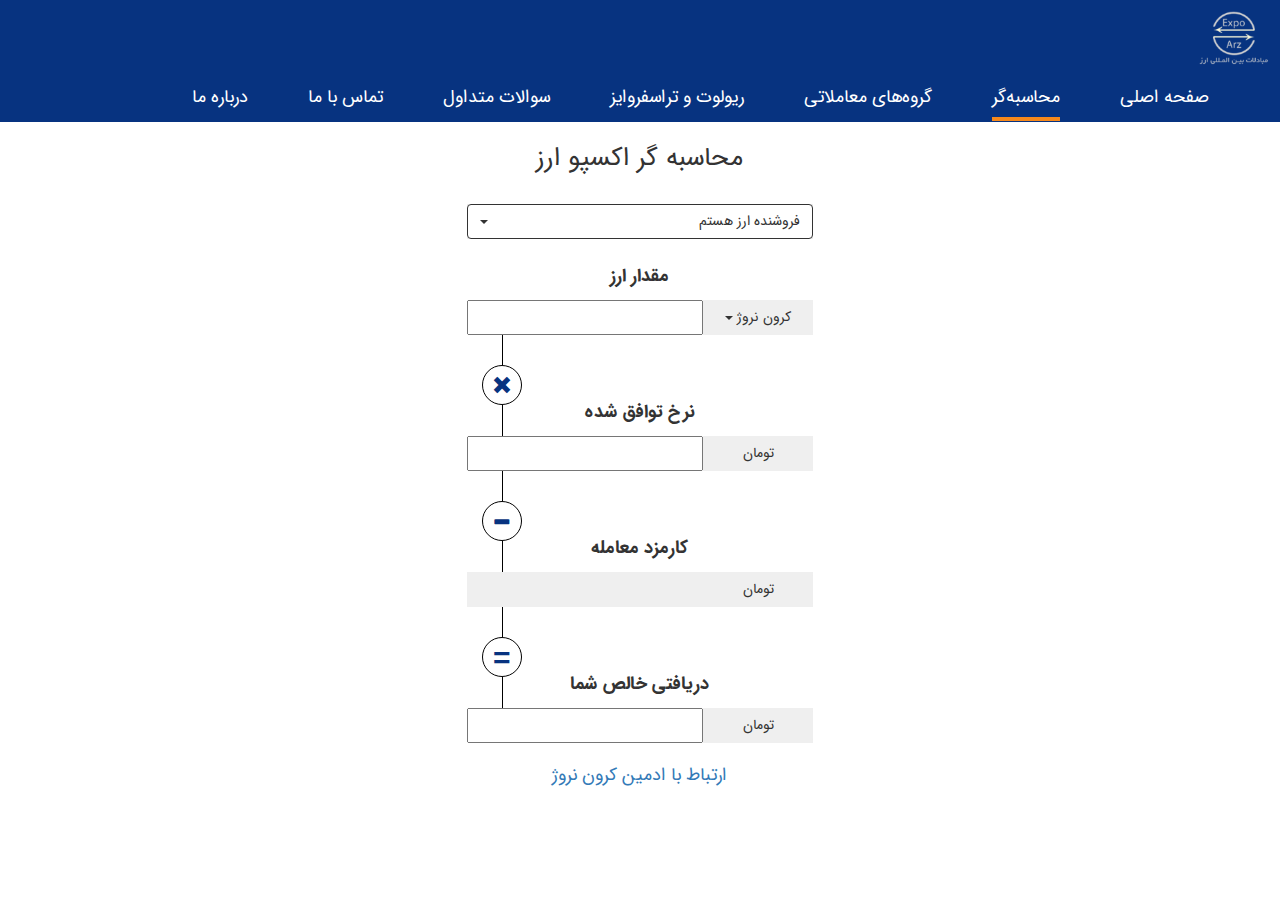
<file: index.html>
<!DOCTYPE html>
<html lang="en">
  <head>
    <meta charset="UTF-8" />
    <link rel="stylesheet" href="./assets/css/font.css" />
    <link rel="stylesheet" href="./assets/css/style_V2.css?v=1.1" />
    <link rel="stylesheet" href="./assets/css/calc.css?v=2.2" />
    <meta name="viewport" content="width=device-width, initial-scale=1" />
    <link
      rel="stylesheet"
      href="https://maxcdn.bootstrapcdn.com/bootstrap/3.4.1/css/bootstrap.min.css"
    />
    <script src="https://ajax.googleapis.com/ajax/libs/jquery/3.5.1/jquery.min.js"></script>
    <script src="https://maxcdn.bootstrapcdn.com/bootstrap/3.4.1/js/bootstrap.min.js"></script>
    <link rel="icon" type="image/x-icon" href="./assets/images/logo.png" />
    <title>اکسپو ارز</title>

    <meta property="og:title" content="اکسپو ارز" />
    <meta property="og:url" content="https://expoarz.com/" />

    <meta name="description" content="محاسبه کارمزد اکسپو ارز" />
    <meta name="og:description" content="محاسبه کارمزد اکسپو ارز" />

    <meta
      property="og:image"
      itemprop="image"
      content="https://expoarz.com/assets/images/ms-icon-144x144.png"
    />
    <meta property="og:image:type" content="image/png" />
    <meta property="og:image:width" content="310" />
    <meta property="og:image:height" content="310" />

    <meta property="og:locale" content="en_GB" />
    <meta property="og:type" content="website" />

    <link
      rel="apple-touch-icon"
      sizes="57x57"
      href="./assets/images/apple-icon-57x57.png"
    />
    <link
      rel="apple-touch-icon"
      sizes="60x60"
      href="./assets/images/apple-icon-60x60.png"
    />
    <link
      rel="apple-touch-icon"
      sizes="72x72"
      href="./assets/images/apple-icon-72x72.png"
    />
    <link
      rel="apple-touch-icon"
      sizes="76x76"
      href="./assets/images/apple-icon-76x76.png"
    />
    <link
      rel="apple-touch-icon"
      sizes="114x114"
      href="./assets/images/apple-icon-114x114.png"
    />
    <link
      rel="apple-touch-icon"
      sizes="120x120"
      href="./assets/images/apple-icon-120x120.png"
    />
    <link
      rel="apple-touch-icon"
      sizes="144x144"
      href="./assets/images/apple-icon-144x144.png"
    />
    <link
      rel="apple-touch-icon"
      sizes="152x152"
      href="./assets/images/apple-icon-152x152.png"
    />
    <link
      rel="apple-touch-icon"
      sizes="180x180"
      href="./assets/images/apple-icon-180x180.png"
    />
    <link
      rel="icon"
      type="image/png"
      sizes="192x192"
      href="./assets/images/android-icon-192x192.png"
    />
    <link
      rel="icon"
      type="image/png"
      sizes="32x32"
      href="./assets/images/favicon-32x32.png"
    />
    <link
      rel="icon"
      type="image/png"
      sizes="96x96"
      href="./assets/images/favicon-96x96.png"
    />
    <link
      rel="icon"
      type="image/png"
      sizes="16x16"
      href="./assets/images/favicon-16x16.png"
    />
    <link rel="manifest" href="./assets/images/manifest.json" />
    <meta name="msapplication-TileColor" content="#ffffff" />
    <meta name="msapplication-TileImage" content="/ms-icon-144x144.png" />
    <meta name="theme-color" content="#ffffff" />
    <!-- Global site tag (gtag.js) - Google Analytics -->
    <script
      async
      src="https://www.googletagmanager.com/gtag/js?id=G-YCKEKE3CDM"
    ></script>
    <script>
      window.dataLayer = window.dataLayer || [];
      function gtag() {
        dataLayer.push(arguments);
      }
      gtag("js", new Date());

      gtag("config", "G-YCKEKE3CDM");
    </script>
  </head>

  <body>
    <nav id="navbar" class="navbar"></nav>
    <div class="container-fluid">
      <div class="row" style="padding-left: 30px; padding-right: 30px">
        <!--        <div class="col-xs-12 logo">-->
        <!--        </div>-->

        <div class="col-sm-2 col-lg-4 col-md-2"></div>

        <center class="col-xs-12 col-lg-4 col-md-8 col-sm-8 content">
          <div class="col-xs-12">
            <h1>محاسبه گر اکسپو ارز</h1>
          </div>

          <div class="col-xs-12">
            <div
              class="btn-group"
              role="group"
              aria-label="Button group with nested dropdown"
            >
              <div class="btn-group complete" role="group">
                <button
                  id="btnGroupDrop2"
                  type="button"
                  class="btn btn-secondary dropdown-toggle"
                  data-toggle="dropdown"
                  aria-haspopup="true"
                  aria-expanded="false"
                >
                  <span id="btnGroupDropVal2">فروشنده ارز هستم</span>
                  <span class="caret"></span>
                </button>
                <div class="dropdown-menu" aria-labelledby="btnGroupDrop2">
                  <a data-role="buyer" class="dropdown-item">خریدار ارز هستم</a>
                  <a data-role="seller" class="dropdown-item"
                    >فروشنده ارز هستم</a
                  >
                </div>
              </div>
            </div>
          </div>

          <div class="col-xs-12 low-margin">
            <p>مقدار ارز</p>

            <div
              class="btn-group"
              role="group"
              aria-label="Button group with nested dropdown"
            >
              <input
                tabindex="1"
                onkeydown="return del(event, 'in1')"
                onkeyup="isNumberInPhone(event, 'in1'); calc()"
                id="in1"
                type="text"
              />

              <div class="btn-group" role="group">
                <button
                  id="btnGroupDrop1"
                  type="button"
                  class="btn btn-secondary dropdown-toggle"
                  data-toggle="dropdown"
                  aria-haspopup="true"
                  aria-expanded="false"
                >
                  <span id="btnGroupDrop1Val">کرون نروژ</span>
                  <span class="caret"></span>
                </button>
                <div
                  id="currencies"
                  class="dropdown-menu"
                  aria-labelledby="btnGroupDrop1"
                >
                  <a
                    data-href="https://t.me/ExpoArz1"
                    data-contact="ارتباط با ادمین کرون نروژ"
                    class="dropdown-item"
                    >کرون نروژ</a
                  >
                  <a
                    data-href="https://t.me/ExpoArz1"
                    data-contact="ارتباط با ادمین کرون سوئد"
                    class="dropdown-item"
                    >کرون سوئد</a
                  >
                  <a
                    data-href="https://t.me/ExpoArz1"
                    data-contact="ارتباط با ادمین کرون دانمارک"
                    class="dropdown-item"
                    >کرون دانمارک</a
                  >
                  <a
                    data-href="https://t.me/ExpoArz2"
                    data-contact="ارتباط با ادمین یورو"
                    class="dropdown-item"
                    >یورو</a
                  >
                  <a
                    data-href="https://t.me/ExpoArz2"
                    data-contact="ارتباط با ادمین پوند"
                    class="dropdown-item"
                    >پوند</a
                  >
                  <a
                    data-href="https://t.me/ExpoArz3"
                    data-contact="ارتباط با ادمین دلار استرالیا"
                    class="dropdown-item"
                    >دلار استرالیا</a
                  >
                  <a
                    data-href="https://t.me/ExpoArz2"
                    data-contact="ارتباط با ادمین دلار کانادا"
                    class="dropdown-item"
                    >دلار کانادا</a
                  >
                  <a
                    data-href="https://t.me/ExpoArz2"
                    data-contact="ارتباط با ادمین دلار آمریکا"
                    class="dropdown-item"
                    >دلار آمریکا</a
                  >
                  <a
                    data-href="https://t.me/ExpoArz2"
                    data-contact="ارتباط با ادمین لیر"
                    class="dropdown-item"
                    >لیر</a
                  >
                </div>
              </div>
            </div>

            <div class="line1"></div>
            <div class="circle glyphicon glyphicon-remove"></div>
            <div class="line2"></div>
          </div>

          <div class="col-xs-12">
            <p>نرخ توافق شده</p>

            <div
              class="btn-group"
              role="group"
              aria-label="Button group with nested dropdown"
            >
              <input
                tabindex="2"
                onkeydown="return del(event, 'in2')"
                onkeyup="isJustNumberInPhone(event, 'in2'); calc()"
                id="in2"
                type="text"
              />

              <div class="btn-group" role="group">
                <button disabled type="button" class="btn btn-secondary">
                  تومان
                </button>
              </div>
            </div>

            <div class="line1"></div>
            <div
              id="karmozd-sign"
              class="circle glyphicon glyphicon-minus"
            ></div>
            <div class="line2"></div>
          </div>

          <div class="col-xs-12">
            <p>کارمزد معامله</p>

            <div
              class="btn-group"
              role="group"
              aria-label="Button group with nested dropdown"
            >
              <input readonly id="karmozd" type="text" />

              <div class="btn-group" role="group">
                <button disabled type="button" class="btn btn-secondary">
                  تومان
                </button>
              </div>
            </div>

            <div class="line1"></div>
            <div class="circle equal">
              <div>
                <span class="">=</span>
              </div>
            </div>
            <div class="line2"></div>
          </div>

          <div class="col-xs-12">
            <p id="youPay">دریافتی خالص شما</p>

            <div
              class="btn-group"
              role="group"
              aria-label="Button group with nested dropdown"
            >
              <input
                tabindex="3"
                id="result"
                onkeydown="return del(event, 'result')"
                onkeyup="isJustNumberInPhone(event, 'result'); calcRev()"
                type="text"
              />

              <div class="btn-group" role="group">
                <button disabled type="button" class="btn btn-secondary">
                  تومان
                </button>
              </div>
            </div>

            <div class="col-xs-12 admin-section">
              <a target="_blank" id="admin"></a>
            </div>
          </div>
        </center>

        <div class="col-sm-2 col-lg-4 col-md-2"></div>
      </div>
    </div>

    <div id="blur" class="blur hidden"></div>

    <div id="loader-div" class="loader-div hidden">
      <div id="loader" class="loader"></div>
    </div>

    <script src="assets/script/script.js?v=2.6"></script>

    <script>
      $(function () {
        $("#navbar").load("nav.html?v=1.4", function () {
          $("#calcNav").addClass("selectedNav");
        });
      });
    </script>
  </body>
</html>
</file>
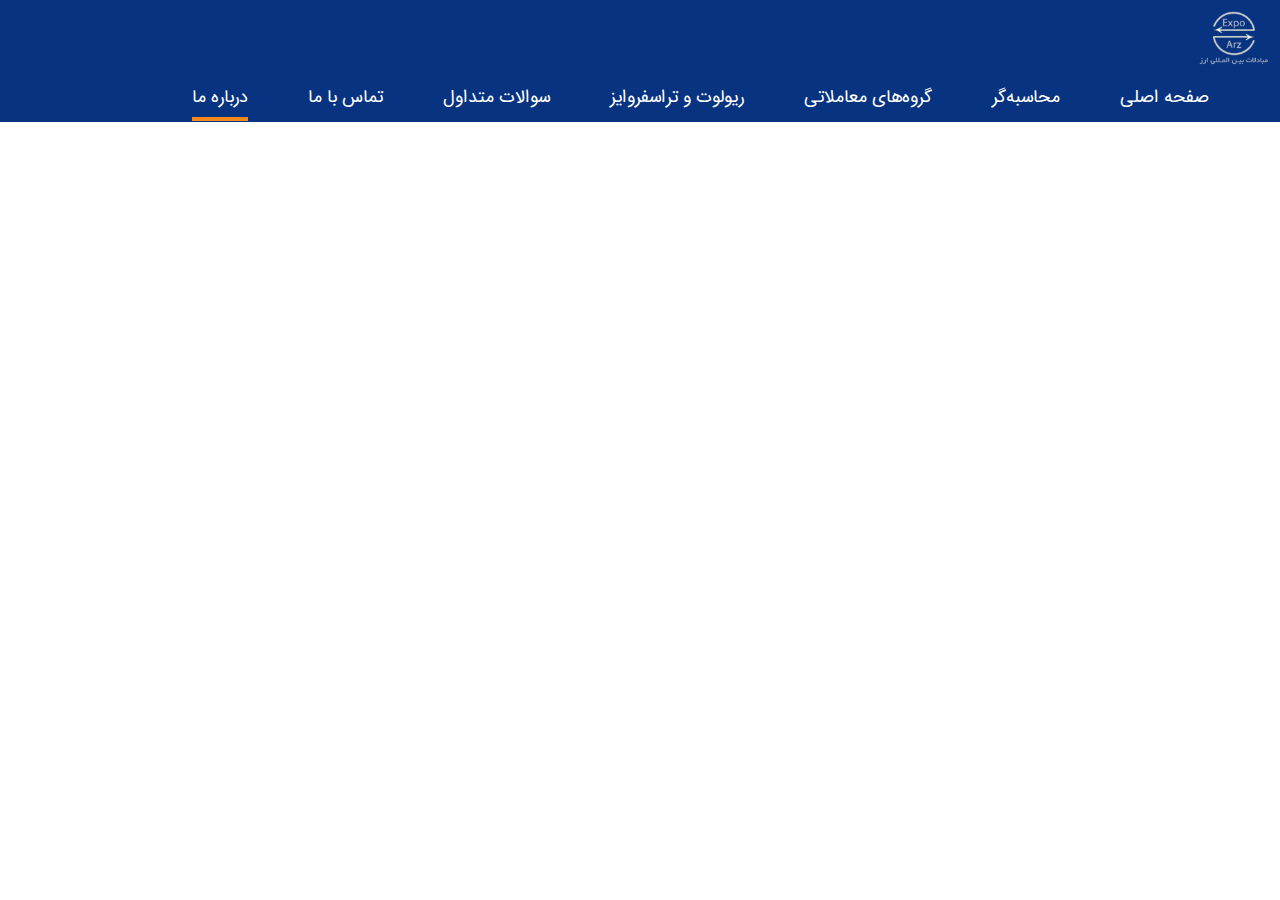
<file: about.html>
<!DOCTYPE html>
<html lang="en">
  <head>
    <meta charset="UTF-8" />
    <link rel="stylesheet" href="./assets/css/font.css?v=1.1" />
    <link rel="stylesheet" href="./assets/css/style_V2.css?v=2.1" />
    <link rel="stylesheet" href="./assets/css/common_V2.css?v=2.0" />
    <meta name="viewport" content="width=device-width, initial-scale=1" />
    <link
      rel="stylesheet"
      href="https://maxcdn.bootstrapcdn.com/bootstrap/3.4.1/css/bootstrap.min.css"
    />
    <script src="https://ajax.googleapis.com/ajax/libs/jquery/3.5.1/jquery.min.js"></script>
    <script src="https://maxcdn.bootstrapcdn.com/bootstrap/3.4.1/js/bootstrap.min.js"></script>
    <link rel="icon" type="image/x-icon" href="./assets/images/logo.png" />

    <title>اکسپو ارز</title>

    <meta property="og:title" content="اکسپو ارز" />
    <meta property="og:url" content="https://expoarz.com/" />

    <meta name="description" content="محاسبه کارمزد اکسپو ارز" />
    <meta name="og:description" content="محاسبه کارمزد اکسپو ارز" />

    <meta
      property="og:image"
      itemprop="image"
      content="https://expoarz.com/assets/images/ms-icon-144x144.png"
    />
    <meta property="og:image:type" content="image/png" />
    <meta property="og:image:width" content="310" />
    <meta property="og:image:height" content="310" />

    <meta property="og:locale" content="en_GB" />
    <meta property="og:type" content="website" />

    <link
      rel="apple-touch-icon"
      sizes="57x57"
      href="./assets/images/apple-icon-57x57.png"
    />
    <link
      rel="apple-touch-icon"
      sizes="60x60"
      href="./assets/images/apple-icon-60x60.png"
    />
    <link
      rel="apple-touch-icon"
      sizes="72x72"
      href="./assets/images/apple-icon-72x72.png"
    />
    <link
      rel="apple-touch-icon"
      sizes="76x76"
      href="./assets/images/apple-icon-76x76.png"
    />
    <link
      rel="apple-touch-icon"
      sizes="114x114"
      href="./assets/images/apple-icon-114x114.png"
    />
    <link
      rel="apple-touch-icon"
      sizes="120x120"
      href="./assets/images/apple-icon-120x120.png"
    />
    <link
      rel="apple-touch-icon"
      sizes="144x144"
      href="./assets/images/apple-icon-144x144.png"
    />
    <link
      rel="apple-touch-icon"
      sizes="152x152"
      href="./assets/images/apple-icon-152x152.png"
    />
    <link
      rel="apple-touch-icon"
      sizes="180x180"
      href="./assets/images/apple-icon-180x180.png"
    />
    <link
      rel="icon"
      type="image/png"
      sizes="192x192"
      href="./assets/images/android-icon-192x192.png"
    />
    <link
      rel="icon"
      type="image/png"
      sizes="32x32"
      href="./assets/images/favicon-32x32.png"
    />
    <link
      rel="icon"
      type="image/png"
      sizes="96x96"
      href="./assets/images/favicon-96x96.png"
    />
    <link
      rel="icon"
      type="image/png"
      sizes="16x16"
      href="./assets/images/favicon-16x16.png"
    />
    <link rel="manifest" href="./assets/images/manifest.json" />
    <meta name="msapplication-TileColor" content="#ffffff" />
    <meta name="msapplication-TileImage" content="/ms-icon-144x144.png" />
    <meta name="theme-color" content="#ffffff" />
    <!-- Global site tag (gtag.js) - Google Analytics -->
    <script
      async
      src="https://www.googletagmanager.com/gtag/js?id=G-YCKEKE3CDM"
    ></script>
    <script>
      window.dataLayer = window.dataLayer || [];
      function gtag() {
        dataLayer.push(arguments);
      }
      gtag("js", new Date());

      gtag("config", "G-YCKEKE3CDM");
    </script>
    <style>
      @media only screen and (max-width: 430px) {
        .full-width-page {
          padding: 10px;
        }
      }
    </style>
  </head>

  <body>
    <nav id="navbar" class="navbar"></nav>
    <div class="container-fluid">
      <div class="full-width-page"></div>
    </div>

    <script>
      $(function () {
        $("#navbar").load("nav.html?v=1.7", function () {
          $("#aboutNav").addClass("selectedNav");
          $("#aboutNavMobile").addClass("selectedNav");
        });
      });
    </script>
  </body>
</html>
</file>
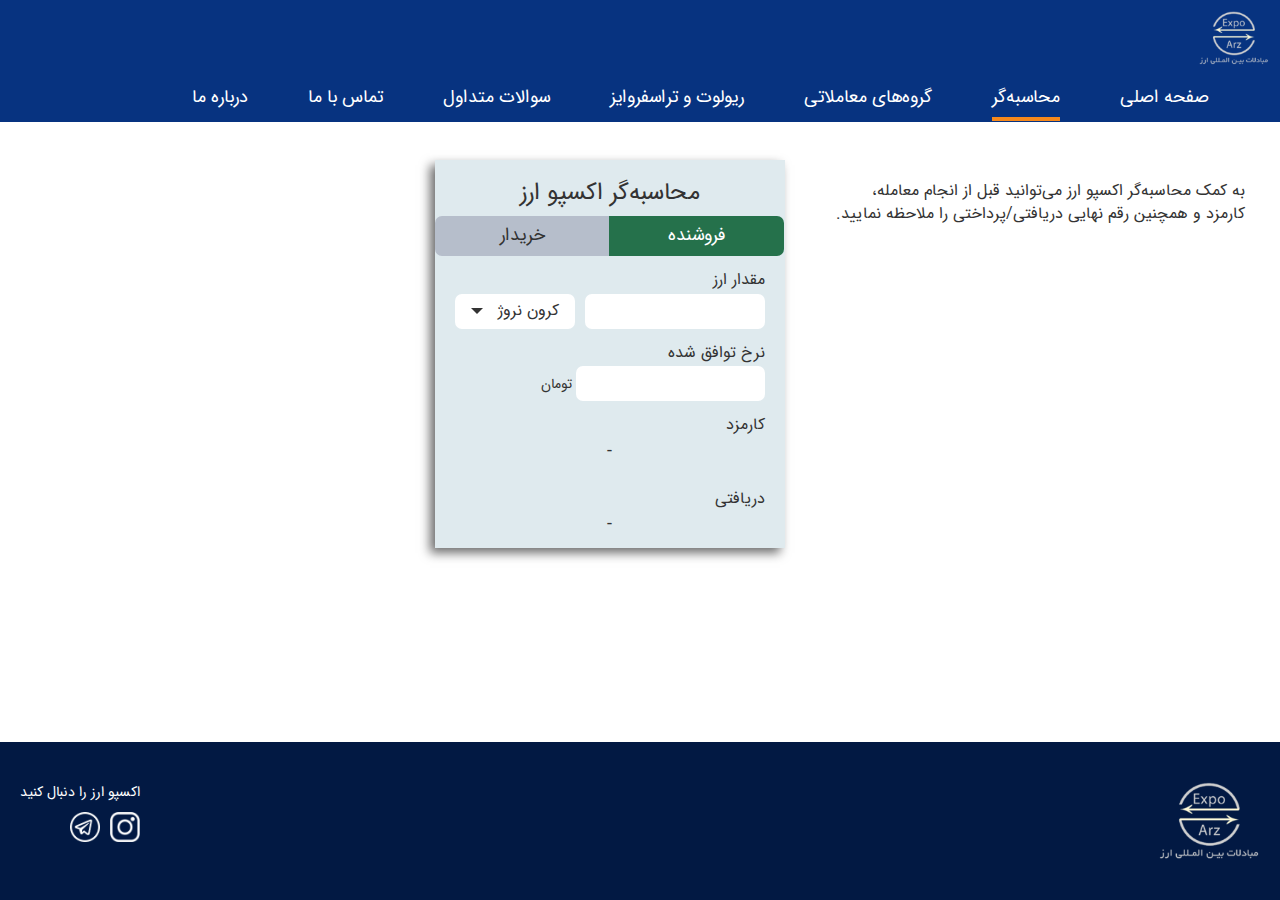
<file: calc.html>
<!DOCTYPE html>
<html lang="en">
  <head>
    <meta charset="UTF-8" />
    <link rel="stylesheet" href="./assets/css/font.css" />
    <link rel="stylesheet" href="./assets/css/style_V2.css?v=1.3" />
    <link rel="stylesheet" href="./assets/css/common_V2.css?v=1.2" />
    <link rel="stylesheet" href="./assets/css/calc_V2.css?v=2.3" />
    <meta name="viewport" content="width=device-width, initial-scale=1" />
    <link
      rel="stylesheet"
      href="https://maxcdn.bootstrapcdn.com/bootstrap/3.4.1/css/bootstrap.min.css"
    />
    <script src="https://ajax.googleapis.com/ajax/libs/jquery/3.5.1/jquery.min.js"></script>
    <script src="https://maxcdn.bootstrapcdn.com/bootstrap/3.4.1/js/bootstrap.min.js"></script>
    <link rel="icon" type="image/x-icon" href="./assets/images/logo.png" />
    <title>اکسپو ارز</title>

    <meta property="og:title" content="اکسپو ارز" />
    <meta property="og:url" content="https://expoarz.com/" />

    <meta name="description" content="محاسبه کارمزد اکسپو ارز" />
    <meta name="og:description" content="محاسبه کارمزد اکسپو ارز" />

    <meta
      property="og:image"
      itemprop="image"
      content="https://expoarz.com/assets/images/ms-icon-144x144.png"
    />
    <meta property="og:image:type" content="image/png" />
    <meta property="og:image:width" content="310" />
    <meta property="og:image:height" content="310" />

    <meta property="og:locale" content="en_GB" />
    <meta property="og:type" content="website" />

    <link
      rel="apple-touch-icon"
      sizes="57x57"
      href="./assets/images/apple-icon-57x57.png"
    />
    <link
      rel="apple-touch-icon"
      sizes="60x60"
      href="./assets/images/apple-icon-60x60.png"
    />
    <link
      rel="apple-touch-icon"
      sizes="72x72"
      href="./assets/images/apple-icon-72x72.png"
    />
    <link
      rel="apple-touch-icon"
      sizes="76x76"
      href="./assets/images/apple-icon-76x76.png"
    />
    <link
      rel="apple-touch-icon"
      sizes="114x114"
      href="./assets/images/apple-icon-114x114.png"
    />
    <link
      rel="apple-touch-icon"
      sizes="120x120"
      href="./assets/images/apple-icon-120x120.png"
    />
    <link
      rel="apple-touch-icon"
      sizes="144x144"
      href="./assets/images/apple-icon-144x144.png"
    />
    <link
      rel="apple-touch-icon"
      sizes="152x152"
      href="./assets/images/apple-icon-152x152.png"
    />
    <link
      rel="apple-touch-icon"
      sizes="180x180"
      href="./assets/images/apple-icon-180x180.png"
    />
    <link
      rel="icon"
      type="image/png"
      sizes="192x192"
      href="./assets/images/android-icon-192x192.png"
    />
    <link
      rel="icon"
      type="image/png"
      sizes="32x32"
      href="./assets/images/favicon-32x32.png"
    />
    <link
      rel="icon"
      type="image/png"
      sizes="96x96"
      href="./assets/images/favicon-96x96.png"
    />
    <link
      rel="icon"
      type="image/png"
      sizes="16x16"
      href="./assets/images/favicon-16x16.png"
    />
    <link rel="manifest" href="./assets/images/manifest.json" />
    <meta name="msapplication-TileColor" content="#ffffff" />
    <meta name="msapplication-TileImage" content="/ms-icon-144x144.png" />
    <meta name="theme-color" content="#ffffff" />
    <!-- Global site tag (gtag.js) - Google Analytics -->
    <script
      async
      src="https://www.googletagmanager.com/gtag/js?id=G-YCKEKE3CDM"
    ></script>
    <script>
      window.dataLayer = window.dataLayer || [];
      function gtag() {
        dataLayer.push(arguments);
      }
      gtag("js", new Date());

      gtag("config", "G-YCKEKE3CDM");
    </script>
  </head>

  <body>
    <nav id="navbar" class="navbar"></nav>
    <div class="container-fluid">
      <div class="full-width-page">
        <div class="calc-div-container">
          <p>
            به کمک محاسبه‌گر اکسپو ارز می‌توانید قبل از انجام معامله، کارمزد و
            همچنین رقم نهایی دریافتی/پرداختی را ملاحظه نمایید.
          </p>

          <div class="calc-div">
            <h3>محاسبه‌گر اکسپو ارز</h3>

            <div class="btn-group">
              <div class="btn-group complete">
                <button id="buyerModeBtn" class="modeBtn btn btn-secondary">
                  <span>خریدار</span>
                </button>

                <button
                  id="sellerModeBtn"
                  class="modeBtn btn btn-secondary selected"
                >
                  <span>فروشنده</span>
                </button>
              </div>
            </div>

            <h4>مقدار ارز</h4>

            <div class="btn-group">
              <input
                tabindex="1"
                style="width: 180px"
                onkeydown="return del(event, 'in1')"
                onkeyup="isNumberInPhone(event, 'in1'); calc()"
                id="in1"
                type="text"
              />

              <div class="btn-group" role="group" style="width: unset">
                <button
                  id="btnGroupDrop1"
                  type="button"
                  class="btn btn-secondary dropdown-toggle select"
                  data-toggle="dropdown"
                  aria-haspopup="true"
                  aria-expanded="false"
                >
                  <span id="btnGroupDrop1Val">کرون نروژ</span>
                  <span class="caret"></span>
                </button>
                <div
                  id="currencies"
                  class="dropdown-menu"
                  aria-labelledby="btnGroupDrop1"
                >
                  <a
                    data-href="https://t.me/ExpoArz1"
                    data-contact="ارتباط با ادمین کرون نروژ"
                    class="dropdown-item"
                    >کرون نروژ</a
                  >
                  <a
                    data-href="https://t.me/ExpoArz1"
                    data-contact="ارتباط با ادمین کرون سوئد"
                    class="dropdown-item"
                    >کرون سوئد</a
                  >
                  <a
                    data-href="https://t.me/ExpoArz1"
                    data-contact="ارتباط با ادمین کرون دانمارک"
                    class="dropdown-item"
                    >کرون دانمارک</a
                  >
                  <a
                    data-href="https://t.me/ExpoArz2"
                    data-contact="ارتباط با ادمین یورو"
                    class="dropdown-item"
                    >یورو</a
                  >
                  <a
                    data-href="https://t.me/ExpoArz2"
                    data-contact="ارتباط با ادمین پوند"
                    class="dropdown-item"
                    >پوند</a
                  >
                  <a
                    data-href="https://t.me/ExpoArz3"
                    data-contact="ارتباط با ادمین دلار استرالیا"
                    class="dropdown-item"
                    >دلار استرالیا</a
                  >
                  <a
                    data-href="https://t.me/ExpoArz2"
                    data-contact="ارتباط با ادمین دلار کانادا"
                    class="dropdown-item"
                    >دلار کانادا</a
                  >
                  <a
                    data-href="https://t.me/ExpoArz2"
                    data-contact="ارتباط با ادمین دلار آمریکا"
                    class="dropdown-item"
                    >دلار آمریکا</a
                  >
                  <a
                    data-href="https://t.me/ExpoArz2"
                    data-contact="ارتباط با ادمین لیر"
                    class="dropdown-item"
                    >لیر</a
                  >
                </div>
              </div>
            </div>

            <h4>نرخ توافق شده</h4>

            <div
              class="btn-group"
              role="group"
              aria-label="Button group with nested dropdown"
            >
              <input
                tabindex="2"
                onkeydown="return del(event, 'in2')"
                onkeyup="isJustNumberInPhone(event, 'in2'); calc()"
                id="in2"
                type="text"
              />

              <span>تومان</span>
            </div>

            <h4>کارمزد</h4>
            <p style="text-align: center; font-size: 18px">
              <span id="karmozd">-</span>
              <span class="hidden" id="karmozdToman">تومان</span>
            </p>
            <!-- <div
                class="btn-group"
                role="group"
                aria-label="Button group with nested dropdown"
              >
                <input readonly id="karmozd" type="text" />
                <span>تومان</span>
              </div> -->

            <h4 id="youPay">دریافتی</h4>
            <p style="text-align: center; font-size: 18px">
              <span id="result">-</span>
              <span class="hidden" id="resultToman">تومان</span>
            </p>
            <!-- <div
                class="btn-group"
                role="group"
                aria-label="Button group with nested dropdown"
              >
                <input
                  tabindex="3"
                  id="result"
                  onkeydown="return del(event, 'result')"
                  onkeyup="isJustNumberInPhone(event, 'result'); calcRev()"
                  type="text"
                />
                <span>تومان</span>
              </div> -->
          </div>
        </div>
      </div>
    </div>

    <footer id="footer"></footer>

    <div id="blur" class="blur hidden"></div>

    <div id="loader-div" class="loader-div hidden">
      <div id="loader" class="loader"></div>
    </div>

    <script src="assets/script/script.js?v=2.7"></script>

    <script>
      $(function () {
        $("#navbar").load("nav.html?v=1.7", function () {
          $("#calcNav").addClass("selectedNav");
          $("#calcNavMobile").addClass("selectedNav");
        });
        $("#footer").load("footer.html?v=1.1", function () {});
      });
    </script>
  </body>
</html>
</file>
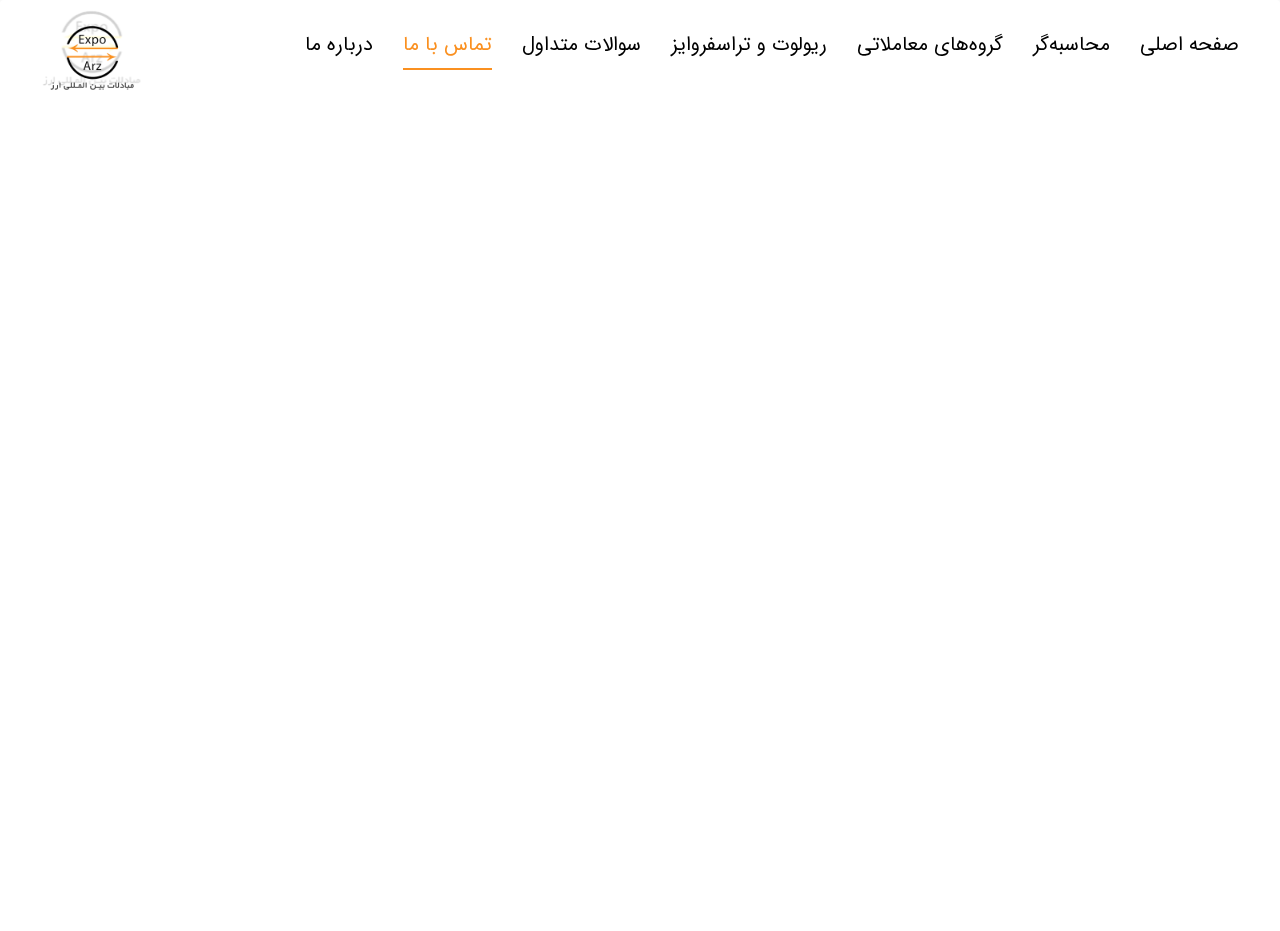
<file: contact.html>
<!DOCTYPE html>
<html lang="en">
  <head>
    <meta charset="UTF-8" />
    <link rel="stylesheet" href="./assets/css/font.css" />
    <link rel="stylesheet" href="./assets/css/style.css?v=2.0" />
    <link rel="stylesheet" href="./assets/css/calc.css?v=1.2" />
    <meta name="viewport" content="width=device-width, initial-scale=1" />
    <link
      rel="stylesheet"
      href="https://maxcdn.bootstrapcdn.com/bootstrap/3.4.1/css/bootstrap.min.css"
    />
    <script src="https://ajax.googleapis.com/ajax/libs/jquery/3.5.1/jquery.min.js"></script>
    <script src="https://maxcdn.bootstrapcdn.com/bootstrap/3.4.1/js/bootstrap.min.js"></script>
    <link rel="icon" type="image/x-icon" href="./assets/images/logo.png" />

    <title>اکسپو ارز</title>

    <meta property="og:title" content="اکسپو ارز" />
    <meta property="og:url" content="https://expoarz.com/" />

    <meta name="description" content="محاسبه کارمزد اکسپو ارز" />
    <meta name="og:description" content="محاسبه کارمزد اکسپو ارز" />

    <meta
      property="og:image"
      itemprop="image"
      content="https://expoarz.com/assets/images/ms-icon-144x144.png"
    />
    <meta property="og:image:type" content="image/png" />
    <meta property="og:image:width" content="310" />
    <meta property="og:image:height" content="310" />

    <meta property="og:locale" content="en_GB" />
    <meta property="og:type" content="website" />

    <link
      rel="apple-touch-icon"
      sizes="57x57"
      href="./assets/images/apple-icon-57x57.png"
    />
    <link
      rel="apple-touch-icon"
      sizes="60x60"
      href="./assets/images/apple-icon-60x60.png"
    />
    <link
      rel="apple-touch-icon"
      sizes="72x72"
      href="./assets/images/apple-icon-72x72.png"
    />
    <link
      rel="apple-touch-icon"
      sizes="76x76"
      href="./assets/images/apple-icon-76x76.png"
    />
    <link
      rel="apple-touch-icon"
      sizes="114x114"
      href="./assets/images/apple-icon-114x114.png"
    />
    <link
      rel="apple-touch-icon"
      sizes="120x120"
      href="./assets/images/apple-icon-120x120.png"
    />
    <link
      rel="apple-touch-icon"
      sizes="144x144"
      href="./assets/images/apple-icon-144x144.png"
    />
    <link
      rel="apple-touch-icon"
      sizes="152x152"
      href="./assets/images/apple-icon-152x152.png"
    />
    <link
      rel="apple-touch-icon"
      sizes="180x180"
      href="./assets/images/apple-icon-180x180.png"
    />
    <link
      rel="icon"
      type="image/png"
      sizes="192x192"
      href="./assets/images/android-icon-192x192.png"
    />
    <link
      rel="icon"
      type="image/png"
      sizes="32x32"
      href="./assets/images/favicon-32x32.png"
    />
    <link
      rel="icon"
      type="image/png"
      sizes="96x96"
      href="./assets/images/favicon-96x96.png"
    />
    <link
      rel="icon"
      type="image/png"
      sizes="16x16"
      href="./assets/images/favicon-16x16.png"
    />
    <link rel="manifest" href="./assets/images/manifest.json" />
    <meta name="msapplication-TileColor" content="#ffffff" />
    <meta name="msapplication-TileImage" content="/ms-icon-144x144.png" />
    <meta name="theme-color" content="#ffffff" />
    <!-- Global site tag (gtag.js) - Google Analytics -->
    <script
      async
      src="https://www.googletagmanager.com/gtag/js?id=G-YCKEKE3CDM"
    ></script>
    <script>
      window.dataLayer = window.dataLayer || [];
      function gtag() {
        dataLayer.push(arguments);
      }
      gtag("js", new Date());

      gtag("config", "G-YCKEKE3CDM");
    </script>
    <style>
      .contact-us {
        padding-left: 30px;
        padding-right: 30px;
      }

      .contact-us p {
        margin-top: 20px;
        height: auto;
      }

      .contact-us .first-p {
        margin-top: 70px !important;
      }

      .contact-us a {
        font-size: 19px;
        font-weight: bold;
        display: block;
        margin-top: 20px;
        margin-bottom: 40px;
      }

      .contact-us a:last-child {
        margin-top: 20px !important;
      }

      @media only screen and (max-width: 767px) {
        .contact-us-row .col-xs-12 {
          padding-left: 0 !important;
          padding-right: 0 !important;
        }

        .contact-us-row {
          padding-right: 5px !important;
          padding-left: 5px !important;
        }

        .contact-us .first-p {
          margin-top: 50px !important;
        }

        .contact-us a:first-child {
          margin-top: 17px !important;
        }

        .contact-us a {
          font-size: 17px !important;
          margin-top: 12px;
          margin-bottom: 30px !important;
        }

        .contact-us p {
          font-size: 16px;
        }

        .contact-us .hide-on-phone {
          display: none !important;
        }

        .contact-us a:last-child {
          margin-top: 12px !important;
        }
      }
    </style>
  </head>

  <body>
    <a id="logo" href="./index.html"><img src="./assets/images/logo.png" /></a>

    <nav id="navbar" class="navbar"></nav>

    <div
      class="container-fluid"
      style="background-color: #f9f9f9; min-height: 100vh; overflow: hidden"
    >
      <div class="row contact-us-row">
        <center class="col-xs-12 contact-us">
          <h1>ارتباط با ما</h1>

          <p class="first-p">نرخ لحظه ای ارز در اروپا</p>

          <a target="_blank" href="https://t.me/ExpoArzRate">ExpoArzRate</a>

          <p>
            ارتباط با ادمین گروه های
            <br />
            کرون نروژ، کرون سوئد و کرون دانمارک:
          </p>

          <a
            style="margin-bottom: 10px"
            target="_blank"
            href="https://t.me/ExpoArz1"
            >ExpoArz1</a
          >
          <a target="_blank" href="https://t.me/ExpoArz4"> (کمکی) ExpoArz4</a>

          <p>
            ارتباط با ادمین گروه های
            <br />
            یورو، پوند و دلار کانادا و دلار آمریکا و لیر ترکیه:
          </p>
          <a target="_blank" href="https://t.me/ExpoArz2">ExpoArz2</a>

          <p>
            ارتباط با ادمین گروه های
            <br class="hide-on-phone" />
            تتر و دلار استرالیا:
          </p>
          <a target="_blank" href="https://t.me/ExpoArz3">ExpoArz3</a>

          <p>کانال اطلاع رسانی اکسپو ارز</p>
          <a target="_blank" href="https://t.me/ExpoArz">ExpoArz</a>

          <p>صفحه اینستاگرام اکسپو ارز</p>
          <!--            <a target="_blank" href="https://instagram.com/expoarz?igshid=YmMyMTA2M2Y=">ExpoArz</a>-->
          <a
            target="_blank"
            href="instagram://user?username=expoarz&igshid=YmMyMTA2M2Y="
            >ExpoArz</a
          >
        </center>
      </div>
    </div>

    <script>
      $(function () {
        $("#navbar").load("nav.html?v=1.3", function () {
          $("#contactNav").addClass("selectedNav");
        });
      });
    </script>
  </body>
</html>
</file>
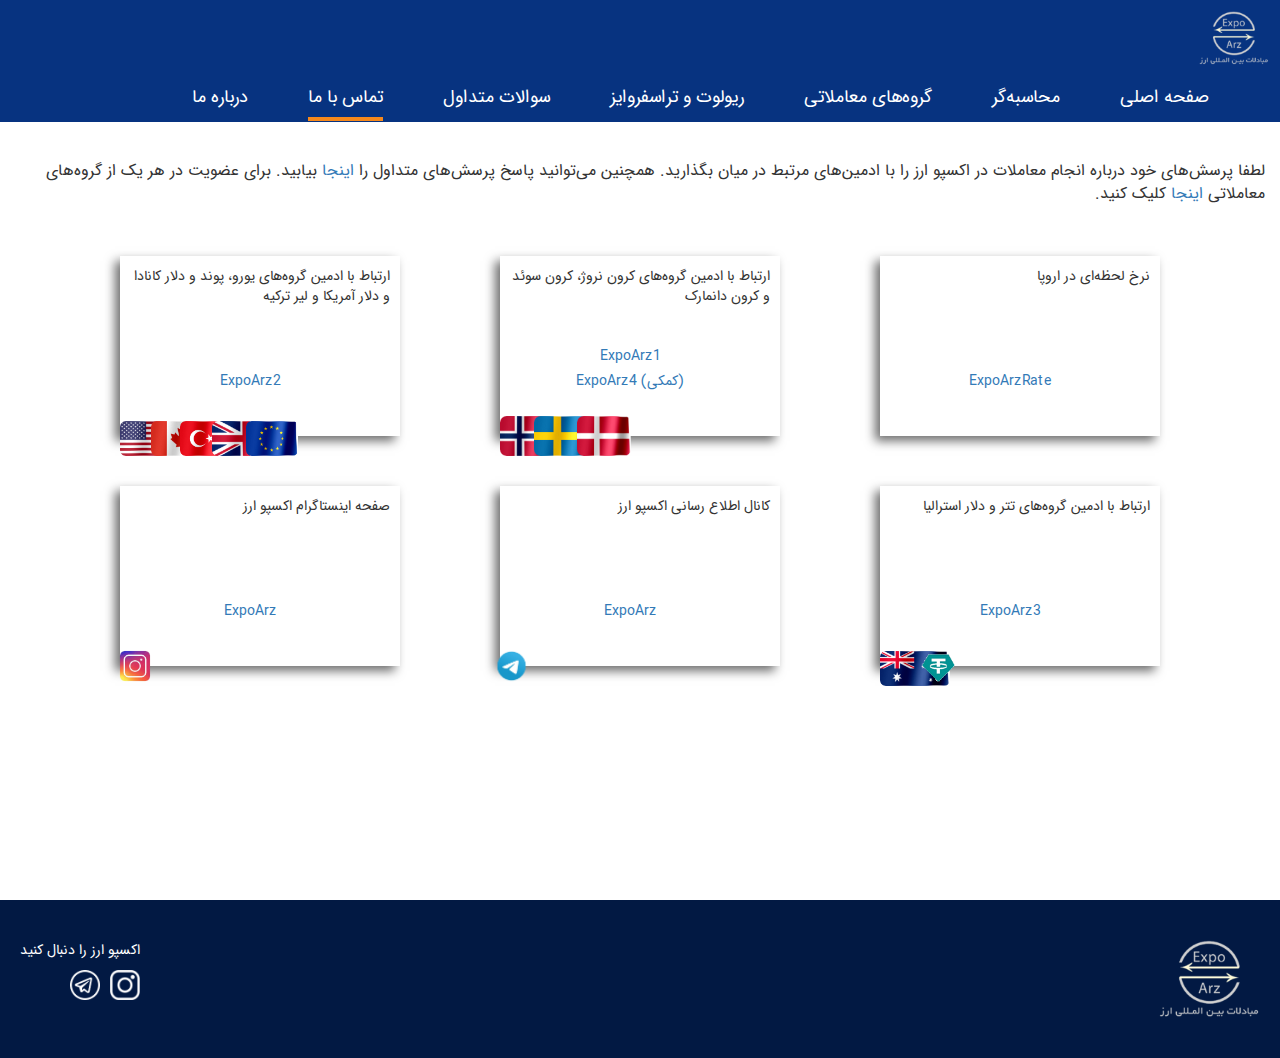
<file: contact_V2.html>
<!DOCTYPE html>
<html lang="en">
  <head>
    <meta charset="UTF-8" />
    <link rel="stylesheet" href="./assets/css/font.css" />
    <link rel="stylesheet" href="./assets/css/style_V2.css?v=2.1" />
    <link rel="stylesheet" href="./assets/css/common_V2.css?v=2.0" />
    <link rel="stylesheet" href="./assets/css/contactUs.css?v=1.0" />
    <meta name="viewport" content="width=device-width, initial-scale=1" />
    <link
      rel="stylesheet"
      href="https://maxcdn.bootstrapcdn.com/bootstrap/3.4.1/css/bootstrap.min.css"
    />
    <script src="https://ajax.googleapis.com/ajax/libs/jquery/3.5.1/jquery.min.js"></script>
    <script src="https://maxcdn.bootstrapcdn.com/bootstrap/3.4.1/js/bootstrap.min.js"></script>
    <link rel="icon" type="image/x-icon" href="./assets/images/logo.png" />

    <title>اکسپو ارز</title>

    <meta property="og:title" content="اکسپو ارز" />
    <meta property="og:url" content="https://expoarz.com/" />

    <meta name="description" content="محاسبه کارمزد اکسپو ارز" />
    <meta name="og:description" content="محاسبه کارمزد اکسپو ارز" />

    <meta
      property="og:image"
      itemprop="image"
      content="https://expoarz.com/assets/images/ms-icon-144x144.png"
    />
    <meta property="og:image:type" content="image/png" />
    <meta property="og:image:width" content="310" />
    <meta property="og:image:height" content="310" />

    <meta property="og:locale" content="en_GB" />
    <meta property="og:type" content="website" />

    <link
      rel="apple-touch-icon"
      sizes="57x57"
      href="./assets/images/apple-icon-57x57.png"
    />
    <link
      rel="apple-touch-icon"
      sizes="60x60"
      href="./assets/images/apple-icon-60x60.png"
    />
    <link
      rel="apple-touch-icon"
      sizes="72x72"
      href="./assets/images/apple-icon-72x72.png"
    />
    <link
      rel="apple-touch-icon"
      sizes="76x76"
      href="./assets/images/apple-icon-76x76.png"
    />
    <link
      rel="apple-touch-icon"
      sizes="114x114"
      href="./assets/images/apple-icon-114x114.png"
    />
    <link
      rel="apple-touch-icon"
      sizes="120x120"
      href="./assets/images/apple-icon-120x120.png"
    />
    <link
      rel="apple-touch-icon"
      sizes="144x144"
      href="./assets/images/apple-icon-144x144.png"
    />
    <link
      rel="apple-touch-icon"
      sizes="152x152"
      href="./assets/images/apple-icon-152x152.png"
    />
    <link
      rel="apple-touch-icon"
      sizes="180x180"
      href="./assets/images/apple-icon-180x180.png"
    />
    <link
      rel="icon"
      type="image/png"
      sizes="192x192"
      href="./assets/images/android-icon-192x192.png"
    />
    <link
      rel="icon"
      type="image/png"
      sizes="32x32"
      href="./assets/images/favicon-32x32.png"
    />
    <link
      rel="icon"
      type="image/png"
      sizes="96x96"
      href="./assets/images/favicon-96x96.png"
    />
    <link
      rel="icon"
      type="image/png"
      sizes="16x16"
      href="./assets/images/favicon-16x16.png"
    />
    <link rel="manifest" href="./assets/images/manifest.json" />
    <meta name="msapplication-TileColor" content="#ffffff" />
    <meta name="msapplication-TileImage" content="/ms-icon-144x144.png" />
    <meta name="theme-color" content="#ffffff" />
    <!-- Global site tag (gtag.js) - Google Analytics -->
    <script
      async
      src="https://www.googletagmanager.com/gtag/js?id=G-YCKEKE3CDM"
    ></script>
    <script>
      window.dataLayer = window.dataLayer || [];
      function gtag() {
        dataLayer.push(arguments);
      }
      gtag("js", new Date());

      gtag("config", "G-YCKEKE3CDM");
    </script>
  </head>

  <body>
    <nav id="navbar" class="navbar"></nav>

    <div class="container-fluid" style="min-height: 100vh; overflow: hidden">
      <div class="full-width-page">
        <p>
          لطفا پرسش‌های خود درباره انجام معاملات در اکسپو ارز را با ادمین‌های
          مرتبط در میان بگذارید. همچنین می‌توانید پاسخ پرسش‌های متداول را
          <a href="./faq.html">اینجا</a>
          بیابید. برای عضویت در هر یک از گروه‌های معاملاتی
          <a href="./groups_V2.html">اینجا</a>
          کلیک کنید.
        </p>
        <div class="contact-us-container">
          <div class="card">
            <p>نرخ لحظه‌ای در اروپا</p>
            <div class="links">
              <a target="_blank" href="https://t.me/ExpoArzRate">ExpoArzRate</a>
            </div>
          </div>

          <div class="card">
            <p>ارتباط با ادمین گروه‌های کرون نروژ، کرون سوئد و کرون دانمارک</p>
            <div class="links">
              <a target="_blank" href="https://t.me/ExpoArz1">ExpoArz1</a>

              <a target="_blank" href="https://t.me/ExpoArz4">
                (کمکی) ExpoArz4</a
              >
            </div>
            <div class="images">
              <img src="./assets/images/norway.png" />
              <img src="./assets/images/sweden.png" />
              <img src="./assets/images/danmark.png" />
            </div>
          </div>

          <div class="card">
            <p>
              ارتباط با ادمین گروه‌های یورو، پوند و دلار کانادا و دلار آمریکا و
              لیر ترکیه
            </p>
            <div class="links">
              <a target="_blank" href="https://t.me/ExpoArz2">ExpoArz2</a>
            </div>

            <div class="images">
              <img src="./assets/images/america.png" />
              <img src="./assets/images/caneda.png" />
              <img src="./assets/images/turkey.png" />
              <img src="./assets/images/england.png" />
              <img src="./assets/images/euro.png" />
            </div>
          </div>

          <div class="card">
            <p>ارتباط با ادمین گروه‌های تتر و دلار استرالیا</p>
            <div class="links">
              <a target="_blank" href="https://t.me/ExpoArz3">ExpoArz3</a>
            </div>

            <div class="images">
              <img src="./assets/images/australia.png" />
              <img src="./assets/images/digital.png" />
            </div>
          </div>

          <div class="card">
            <p>کانال اطلاع رسانی اکسپو ارز</p>
            <div class="links">
              <a target="_blank" href="https://t.me/ExpoArz">ExpoArz</a>
            </div>

            <div class="images">
              <img src="./assets/images/telegram.png" />
            </div>
          </div>

          <div class="card">
            <p>صفحه اینستاگرام اکسپو ارز</p>
            <div class="links">
              <a
                target="_blank"
                href="instagram://user?username=expoarz&igshid=YmMyMTA2M2Y="
                >ExpoArz</a
              >
            </div>

            <div class="images">
              <img src="./assets/images/insta.png" />
            </div>
          </div>
        </div>
      </div>
    </div>

    <footer id="footer"></footer>

    <script>
      $(function () {
        $("#navbar").load("nav.html?v=1.7", function () {
          $("#contactNav").addClass("selectedNav");
          $("#contactNavMobile").addClass("selectedNav");
        });

        $("#footer").load("footer.html?v=1.1", function () {});
      });
    </script>
  </body>
</html>
</file>
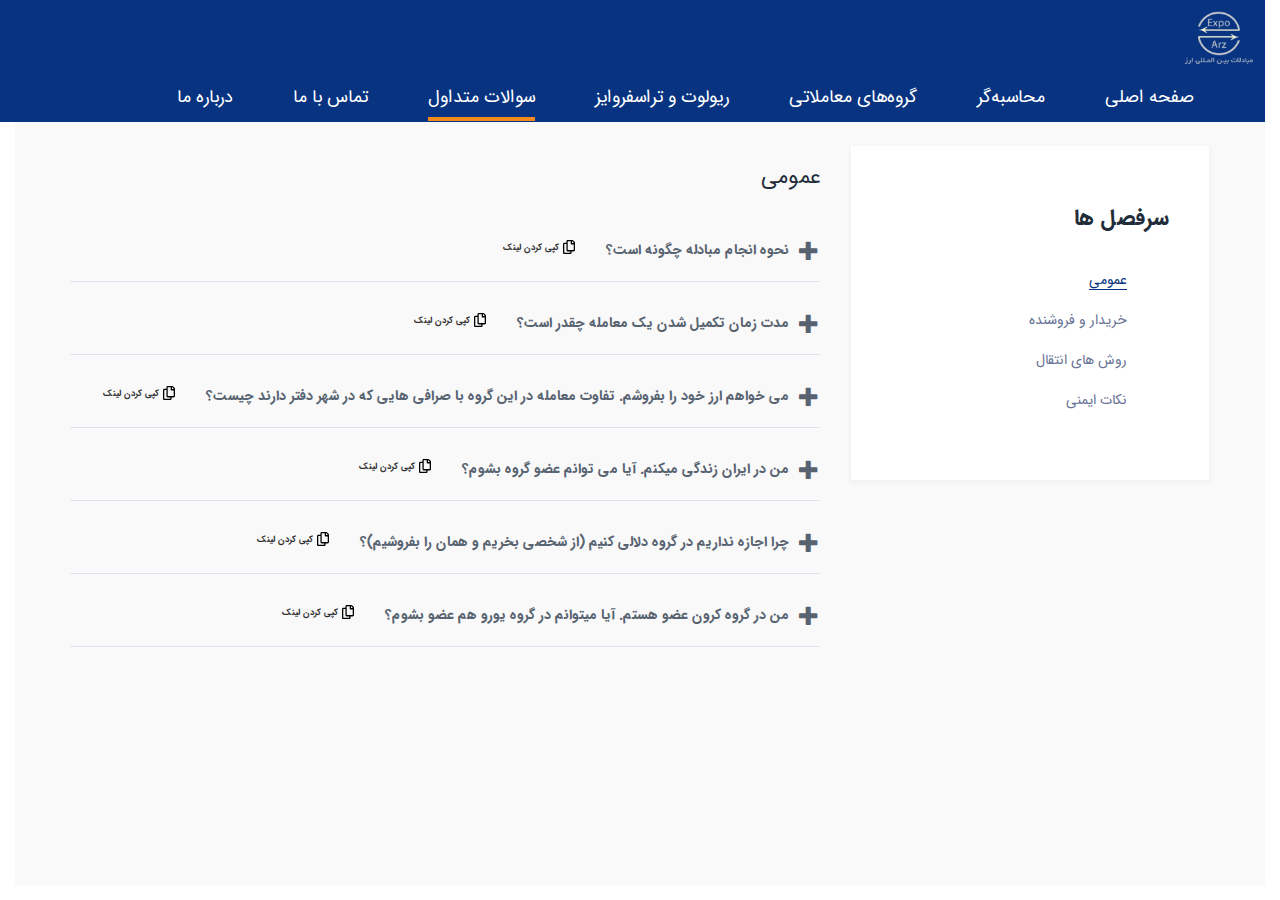
<file: faq.html>
<!DOCTYPE html>
<html lang="en">
  <head>
    <meta charset="UTF-8" />
    <link rel="stylesheet" href="./assets/css/font.css?v=1.1" />
    <link rel="stylesheet" href="./assets/css/style_V2.css?v=1.2" />
    <link rel="stylesheet" href="./assets/css/faq.css?v=1.5" />
    <meta name="viewport" content="width=device-width, initial-scale=1" />
    <link
      rel="stylesheet"
      href="https://maxcdn.bootstrapcdn.com/bootstrap/3.4.1/css/bootstrap.min.css"
    />
    <script src="https://ajax.googleapis.com/ajax/libs/jquery/3.5.1/jquery.min.js"></script>
    <script src="https://maxcdn.bootstrapcdn.com/bootstrap/3.4.1/js/bootstrap.min.js"></script>
    <link rel="icon" type="image/x-icon" href="./assets/images/logo.png" />

    <title>اکسپو ارز</title>

    <meta property="og:title" content="اکسپو ارز" />
    <meta property="og:url" content="https://expoarz.com/" />

    <meta name="description" content="محاسبه کارمزد اکسپو ارز" />
    <meta name="og:description" content="محاسبه کارمزد اکسپو ارز" />

    <meta
      property="og:image"
      itemprop="image"
      content="https://expoarz.com/assets/images/ms-icon-144x144.png"
    />
    <meta property="og:image:type" content="image/png" />
    <meta property="og:image:width" content="310" />
    <meta property="og:image:height" content="310" />

    <meta property="og:locale" content="en_GB" />
    <meta property="og:type" content="website" />

    <link
      rel="apple-touch-icon"
      sizes="57x57"
      href="./assets/images/apple-icon-57x57.png"
    />
    <link
      rel="apple-touch-icon"
      sizes="60x60"
      href="./assets/images/apple-icon-60x60.png"
    />
    <link
      rel="apple-touch-icon"
      sizes="72x72"
      href="./assets/images/apple-icon-72x72.png"
    />
    <link
      rel="apple-touch-icon"
      sizes="76x76"
      href="./assets/images/apple-icon-76x76.png"
    />
    <link
      rel="apple-touch-icon"
      sizes="114x114"
      href="./assets/images/apple-icon-114x114.png"
    />
    <link
      rel="apple-touch-icon"
      sizes="120x120"
      href="./assets/images/apple-icon-120x120.png"
    />
    <link
      rel="apple-touch-icon"
      sizes="144x144"
      href="./assets/images/apple-icon-144x144.png"
    />
    <link
      rel="apple-touch-icon"
      sizes="152x152"
      href="./assets/images/apple-icon-152x152.png"
    />
    <link
      rel="apple-touch-icon"
      sizes="180x180"
      href="./assets/images/apple-icon-180x180.png"
    />
    <link
      rel="icon"
      type="image/png"
      sizes="192x192"
      href="./assets/images/android-icon-192x192.png"
    />
    <link
      rel="icon"
      type="image/png"
      sizes="32x32"
      href="./assets/images/favicon-32x32.png"
    />
    <link
      rel="icon"
      type="image/png"
      sizes="96x96"
      href="./assets/images/favicon-96x96.png"
    />
    <link
      rel="icon"
      type="image/png"
      sizes="16x16"
      href="./assets/images/favicon-16x16.png"
    />
    <link rel="manifest" href="./assets/images/manifest.json" />
    <meta name="msapplication-TileColor" content="#ffffff" />
    <meta name="msapplication-TileImage" content="/ms-icon-144x144.png" />
    <meta name="theme-color" content="#ffffff" />
    <!-- Global site tag (gtag.js) - Google Analytics -->
    <script
      async
      src="https://www.googletagmanager.com/gtag/js?id=G-YCKEKE3CDM"
    ></script>
    <script>
      window.dataLayer = window.dataLayer || [];
      function gtag() {
        dataLayer.push(arguments);
      }
      gtag("js", new Date());

      gtag("config", "G-YCKEKE3CDM");
    </script>
  </head>

  <body>
    <div class="container-fluid">
      <nav id="navbar" class="navbar"></nav>

      <div class="full-width-page">
        <div
          data-elementor-type="wp-post"
          data-elementor-id="3854"
          class="elementor elementor-3854"
          data-elementor-settings="[]"
        >
          <div class="elementor-section-wrap">
            <section
              class="elementor-section elementor-top-section elementor-element elementor-element-2bd6afc elementor-section-full_width elementor-section-height-default elementor-section-height-default"
              data-id="2bd6afc"
              data-element_type="section"
            >
              <div
                id="dl_parallax_ele-2bd6afc"
                class="dl_parallax_ele-wrapper"
              ></div>
              <div class="elementor-container elementor-column-gap-no">
                <div
                  class="elementor-column elementor-col-100 elementor-top-column elementor-element elementor-element-f22c0f4"
                  data-id="f22c0f4"
                  data-element_type="column"
                >
                  <div
                    class="elementor-widget-wrap elementor-element-populated"
                  >
                    <div
                      class="elementor-element elementor-element-5d2d170 elementor-widget elementor-widget-saasland_faq"
                      data-id="5d2d170"
                      data-element_type="widget"
                      data-widget_type="saasland_faq.default"
                    >
                      <div class="elementor-widget-container">
                        <section class="faq_area bg_color">
                          <div class="container">
                            <div class="row">
                              <div class="col-lg-4 pr_50">
                                <div class="faq_tab">
                                  <h4
                                    class="f_p t_color3 f_600 f_size_22 mb_40"
                                  >
                                    سرفصل ها
                                  </h4>
                                  <ul
                                    class="nav nav-tabs"
                                    id="myTab"
                                    role="tablist"
                                  >
                                    <li class="nav-item">
                                      <a
                                        class="nav-link active"
                                        id="general-tab"
                                        data-toggle="tab"
                                        role="tab"
                                        aria-controls="general"
                                        href="#general"
                                      >
                                        عمومی
                                      </a>
                                    </li>
                                    <li class="nav-item">
                                      <a
                                        class="nav-link"
                                        id="sellers-buyers-tab"
                                        data-toggle="tab"
                                        role="tab"
                                        aria-controls="sellers-buyers"
                                        href="#sellers-buyers"
                                      >
                                        خریدار و فروشنده
                                      </a>
                                    </li>
                                    <li class="nav-item">
                                      <a
                                        class="nav-link"
                                        id="transfer-methods-tab"
                                        data-toggle="tab"
                                        role="tab"
                                        aria-controls="transfer-methods"
                                        href="#transfer-methods"
                                      >
                                        روش های انتقال
                                      </a>
                                    </li>
                                    <li class="nav-item">
                                      <a
                                        class="nav-link"
                                        id="notices-tab"
                                        data-toggle="tab"
                                        role="tab"
                                        aria-controls="notices"
                                        href="#notices-tab"
                                      >
                                        نکات ایمنی
                                      </a>
                                    </li>
                                  </ul>
                                </div>
                              </div>
                              <div class="col-lg-8">
                                <div
                                  class="tab-content faq_content"
                                  id="myTabContent"
                                >
                                  <div
                                    class="tab-pane fade show active in"
                                    id="general"
                                    aria-labelledby="general-tab"
                                    role="tabpanel"
                                  >
                                    <h3
                                      class="f_p f_size_22 f_500 t_color3 mb_20"
                                    >
                                      عمومی
                                    </h3>
                                    <div id="accordion-1">
                                      <div class="card">
                                        <div class="card-header" id="general0">
                                          <h5 class="mb-0">
                                            <button
                                              class="btn btn-link collapsed"
                                              data-target="#general-collapse-0"
                                              aria-expanded="false"
                                              aria-controls="general-collapse-0"
                                            >
                                              نحوه انجام مبادله چگونه است؟
                                              <i
                                                class="glyphicon glyphicon-plus"
                                              ></i>
                                              <i
                                                class="glyphicon glyphicon-minus"
                                              ></i>
                                            </button>
                                            <div
                                              class="copy"
                                              data-trigger="click"
                                              aria-hidden="true"
                                              data-toggle="tooltip"
                                              title="کپی شد!"
                                            >
                                              <img
                                                src="./assets/images/copy-icon.svg"
                                              />
                                              <span>کپی کردن لینک</span>
                                            </div>
                                          </h5>
                                        </div>
                                        <div
                                          id="general-collapse-0"
                                          class="collapse"
                                          aria-labelledby="general0"
                                          data-parent="#accordion-1"
                                          style=""
                                        >
                                          <div class="card-body">
                                            <p>
                                              معامله به این صورت است که شما با
                                              یک نفر در گروه برای انجام معامله
                                              به توافق میرسید . سپس این توافق را
                                              به ادمین اطلاع می دهید تا هماهنگی
                                              های مبادله را انجام دهد.
                                              <br />
                                              <br />
                                              خریدار ارز، تومان را به حساب ما
                                              واریز میکند. بعد از اینکه مسئول
                                              امور مالی، دریافت تومان را تایید
                                              کرد، ما به فروشنده اطلاع میدهیم که
                                              ارز را به حساب خریدار انتقال دهد.
                                              خریدار حساب خود را چک کرده و به
                                              ادمین تایید دریافت ارز را می دهد.
                                              <br />
                                              <br />
                                              سپس ادمین مقدار تومان را پس از کسر
                                              کارمزد به حساب فروشنده انتقال
                                              میدهد.
                                            </p>
                                          </div>
                                        </div>
                                      </div>

                                      <div class="card">
                                        <div class="card-header" id="general1">
                                          <h5 class="mb-0">
                                            <button
                                              class="btn btn-link collapsed"
                                              data-target="#general-collapse-1"
                                              aria-expanded="false"
                                              aria-controls="general-collapse-1"
                                            >
                                              مدت زمان تکمیل شدن یک معامله چقدر
                                              است؟
                                              <i
                                                class="glyphicon glyphicon-plus"
                                              ></i>
                                              <i
                                                class="glyphicon glyphicon-minus"
                                              ></i>
                                            </button>

                                            <div
                                              class="copy"
                                              data-trigger="click"
                                              aria-hidden="true"
                                              data-toggle="tooltip"
                                              title="کپی شد!"
                                            >
                                              <img
                                                src="./assets/images/copy-icon.svg"
                                              />
                                              <span>کپی کردن لینک</span>
                                            </div>
                                          </h5>
                                        </div>
                                        <div
                                          id="general-collapse-1"
                                          class="collapse"
                                          aria-labelledby="general1"
                                          data-parent="#accordion-1"
                                          style=""
                                        >
                                          <div class="card-body">
                                            <p>
                                              این زمان به عوامل مختلفی از قبیل
                                              زمان اطلاع رسانی به ادمین، دریافت
                                              تومان از خریدار و دریافت ارز از
                                              فروشنده و محدودیت های بانکی کشور
                                              بستگی دارد. اگر همه این موارد سریع
                                              انجام شود، معامله در عرض چند ساعت
                                              تمام می شود.
                                              <br />
                                              <br />
                                              لطفا برای هر معامله حداقل ۲۴ ساعت
                                              وقت در نظر بگیرید و در صورتی که
                                              عجله دارید به صرافی مراجعه کنید.
                                            </p>
                                          </div>
                                        </div>
                                      </div>

                                      <div class="card">
                                        <div class="card-header" id="general2">
                                          <h5 class="mb-0">
                                            <button
                                              class="btn btn-link collapsed"
                                              data-target="#general-collapse-2"
                                              aria-expanded="false"
                                              aria-controls="general-collapse-2"
                                            >
                                              می خواهم ارز خود را بفروشم. تفاوت
                                              معامله در این گروه با صرافی هایی
                                              که در شهر دفتر دارند چیست؟
                                              <i
                                                class="glyphicon glyphicon-plus"
                                              ></i>
                                              <i
                                                class="glyphicon glyphicon-minus"
                                              ></i>
                                            </button>

                                            <div
                                              class="copy"
                                              data-trigger="click"
                                              aria-hidden="true"
                                              data-toggle="tooltip"
                                              title="کپی شد!"
                                            >
                                              <img
                                                src="./assets/images/copy-icon.svg"
                                              />
                                              <span>کپی کردن لینک</span>
                                            </div>
                                          </h5>
                                        </div>
                                        <div
                                          id="general-collapse-2"
                                          class="collapse"
                                          aria-labelledby="general2"
                                          data-parent="#accordion-1"
                                          style=""
                                        >
                                          <div class="card-body">
                                            <p>
                                              صرافی ها ارز شما را با نرخ پایین
                                              تری می خرند و آن را با نرخ بالاتری
                                              می فروشند. در این گروه اعضا بر سر
                                              قیمت با یکدیگر توافق کرده و قیمت
                                              بهتری برای هر دو طرف معامله میسر
                                              می شود.
                                              <br />
                                              <br />
                                              اگر برای معامله فرصت کافی دارید،
                                              به قیمت منصفانه تری نسبت به صرافی
                                              میتوانید معامله خود را انجام دهید.
                                            </p>
                                          </div>
                                        </div>
                                      </div>

                                      <div class="card">
                                        <div class="card-header" id="general3">
                                          <h5 class="mb-0">
                                            <button
                                              class="btn btn-link collapsed"
                                              data-target="#general-collapse-3"
                                              aria-expanded="false"
                                              aria-controls="general-collapse-3"
                                            >
                                              من در ایران زندگی میکنم. آیا می
                                              توانم عضو گروه بشوم؟
                                              <i
                                                class="glyphicon glyphicon-plus"
                                              ></i>
                                              <i
                                                class="glyphicon glyphicon-minus"
                                              ></i>
                                            </button>

                                            <div
                                              class="copy"
                                              data-trigger="click"
                                              aria-hidden="true"
                                              data-toggle="tooltip"
                                              title="کپی شد!"
                                            >
                                              <img
                                                src="./assets/images/copy-icon.svg"
                                              />
                                              <span>کپی کردن لینک</span>
                                            </div>
                                          </h5>
                                        </div>
                                        <div
                                          id="general-collapse-3"
                                          class="collapse"
                                          aria-labelledby="general3"
                                          data-parent="#accordion-1"
                                          style=""
                                        >
                                          <div class="card-body">
                                            <p>
                                              درصورتی که فروشنده ارز باشید و
                                              حساب بانکی در اروپا، کانادا،
                                              آمریکا و یا استرالیا داشته باشید
                                              مشکلی نیست، لطفا مدارکتان را ارسال
                                              کنید.
                                              <br />
                                              <br />
                                              در صورت خریدار بودن باید با مدیریت
                                              هماهنگ شود تا بر اساس نوع نیاز شما
                                              بررسی های لازم انجام شود.
                                            </p>
                                          </div>
                                        </div>
                                      </div>

                                      <div class="card">
                                        <div class="card-header" id="general4">
                                          <h5 class="mb-0">
                                            <button
                                              class="btn btn-link collapsed"
                                              data-target="#general-collapse-4"
                                              aria-expanded="false"
                                              aria-controls="general-collapse-4"
                                            >
                                              چرا اجازه نداریم در گروه دلالی
                                              کنیم (از شخصی بخریم و همان را
                                              بفروشیم)؟
                                              <i
                                                class="glyphicon glyphicon-plus"
                                              ></i>
                                              <i
                                                class="glyphicon glyphicon-minus"
                                              ></i>
                                            </button>

                                            <div
                                              class="copy"
                                              data-trigger="click"
                                              aria-hidden="true"
                                              data-toggle="tooltip"
                                              title="کپی شد!"
                                            >
                                              <img
                                                src="./assets/images/copy-icon.svg"
                                              />
                                              <span>کپی کردن لینک</span>
                                            </div>
                                          </h5>
                                        </div>
                                        <div
                                          id="general-collapse-4"
                                          class="collapse"
                                          aria-labelledby="general4"
                                          data-parent="#accordion-1"
                                          style=""
                                        >
                                          <div class="card-body">
                                            <p>
                                              این گروه با هدف حمایت از فروشنده
                                              وخریدار ایجاد شده است. در نتیجه
                                              فقط باید در غالب فروشنده و یا
                                              خریدار برای تامین ارز مورد مصرف
                                              خود فعالیت داشته باشید.
                                              <br />
                                              <br />
                                              در صورت نیاز به فروش یا خرید، لطفا
                                              با مدیریت یا ادمین گروه هماهنگی
                                              داشته باشید. صرافی ها و شرکت های
                                              بازرگانی می توانند درخواست خود را
                                              بفرستند تا بررسی شود.
                                            </p>
                                          </div>
                                        </div>
                                      </div>

                                      <div class="card">
                                        <div class="card-header" id="general5">
                                          <h5 class="mb-0">
                                            <button
                                              class="btn btn-link collapsed"
                                              data-target="#general-collapse-5"
                                              aria-expanded="false"
                                              aria-controls="general-collapse-5"
                                            >
                                              من در گروه کرون عضو هستم. آیا
                                              میتوانم در گروه یورو هم عضو بشوم؟
                                              <i
                                                class="glyphicon glyphicon-plus"
                                              ></i>
                                              <i
                                                class="glyphicon glyphicon-minus"
                                              ></i>
                                            </button>

                                            <div
                                              class="copy"
                                              data-trigger="click"
                                              aria-hidden="true"
                                              data-toggle="tooltip"
                                              title="کپی شد!"
                                            >
                                              <img
                                                src="./assets/images/copy-icon.svg"
                                              />
                                              <span>کپی کردن لینک</span>
                                            </div>
                                          </h5>
                                        </div>
                                        <div
                                          id="general-collapse-5"
                                          class="collapse"
                                          aria-labelledby="general5"
                                          data-parent="#accordion-1"
                                          style=""
                                        >
                                          <div class="card-body">
                                            <p>
                                              شما در صورتی که فروشنده یورو یا
                                              کرون باشید میتوانید در گروه دیگر
                                              عضو شوید. ولی به عنوان خریدار
                                              امکان این کار میسر نیست.
                                            </p>
                                          </div>
                                        </div>
                                      </div>

                                      <div class="card">
                                        <div class="card-header" id="general6">
                                          <h5 class="mb-0">
                                            <button
                                              class="btn btn-link collapsed"
                                              data-target="#general-collapse-6"
                                              aria-expanded="false"
                                              aria-controls="general-collapse-6"
                                            >
                                              آیا میتوانیم برای پرداخت شهریه
                                              دانشگاه و هزینه خوابگاه و یا خرید
                                              کالا از گروه شما استفاده کنیم؟
                                              <i
                                                class="glyphicon glyphicon-plus"
                                              ></i>
                                              <i
                                                class="glyphicon glyphicon-minus"
                                              ></i>
                                            </button>
                                            <div
                                              class="copy"
                                              data-trigger="click"
                                              aria-hidden="true"
                                              data-toggle="tooltip"
                                              title="کپی شد!"
                                            >
                                              <img
                                                src="./assets/images/copy-icon.svg"
                                              />
                                              <span>کپی کردن لینک</span>
                                            </div>
                                          </h5>
                                        </div>
                                        <div
                                          id="general-collapse-6"
                                          class="collapse"
                                          aria-labelledby="general6"
                                          data-parent="#accordion-1"
                                          style=""
                                        >
                                          <div class="card-body">
                                            <p>
                                              بله. معمولا بسیاری از دانشجویان و
                                              افرادی که به پرداختهای آنلاین
                                              نیازمند هستند ترجیح میدهند بخاطر
                                              کارمزدهای صرافی از طریق گروه ما
                                              خرید انجام دهند.
                                            </p>
                                          </div>
                                        </div>
                                      </div>

                                      <div class="card">
                                        <div class="card-header" id="general7">
                                          <h5 class="mb-0">
                                            <button
                                              class="btn btn-link collapsed"
                                              data-target="#general-collapse-7"
                                              aria-expanded="false"
                                              aria-controls="general-collapse-7"
                                            >
                                              چرا من را از گروه حذف کرده اید؟
                                              <i
                                                class="glyphicon glyphicon-plus"
                                              ></i>
                                              <i
                                                class="glyphicon glyphicon-minus"
                                              ></i>
                                            </button>
                                            <div
                                              class="copy"
                                              data-trigger="click"
                                              aria-hidden="true"
                                              data-toggle="tooltip"
                                              title="کپی شد!"
                                            >
                                              <img
                                                src="./assets/images/copy-icon.svg"
                                              />
                                              <span>کپی کردن لینک</span>
                                            </div>
                                          </h5>
                                        </div>
                                        <div
                                          id="general-collapse-7"
                                          class="collapse"
                                          aria-labelledby="general7"
                                          data-parent="#accordion-1"
                                          style=""
                                        >
                                          <div class="card-body">
                                            <p>
                                              احتمالا شما اقدام به در خواست
                                              معامله مستقیم یا با ادمین گروههای
                                              دیگر و یا تبلیغ گروه های دیگر را
                                              داشته اید. اگر فکر میکنید به
                                              اشتباه حذف شده اید، با ارايه دلایل
                                              و مدارک به اکانت مدیریت پیام دهید
                                              تا موضوع بررسی شود.
                                            </p>
                                          </div>
                                        </div>
                                      </div>
                                    </div>
                                  </div>

                                  <div
                                    class="tab-pane fade"
                                    id="sellers-buyers"
                                    aria-labelledby="sellers-buyers-tab"
                                    role="tabpanel"
                                  >
                                    <h3
                                      class="f_p f_size_22 f_500 t_color3 mb_20"
                                    >
                                      خریدار و فروشنده
                                    </h3>
                                    <div id="accordion-2">
                                      <div class="card">
                                        <div
                                          class="card-header"
                                          id="sellers-buyers0"
                                        >
                                          <h5 class="mb-0">
                                            <button
                                              class="btn btn-link"
                                              data-target="#sellers-buyers-collapse-0"
                                              aria-expanded="true"
                                              aria-controls="sellers-buyers-collapse-0"
                                            >
                                              خریدار چقدر وقت دارد تومن را واریز
                                              کند؟
                                              <i
                                                class="glyphicon glyphicon-plus"
                                              ></i>
                                              <i
                                                class="glyphicon glyphicon-minus"
                                              ></i>
                                            </button>
                                            <div
                                              class="copy"
                                              data-trigger="click"
                                              aria-hidden="true"
                                              data-toggle="tooltip"
                                              title="کپی شد!"
                                            >
                                              <img
                                                src="./assets/images/copy-icon.svg"
                                              />
                                              <span>کپی کردن لینک</span>
                                            </div>
                                          </h5>
                                        </div>
                                        <div
                                          id="sellers-buyers-collapse-0"
                                          class="collapse show"
                                          aria-labelledby="sellers-buyers0"
                                          data-parent="#accordion-2"
                                        >
                                          <div class="card-body">
                                            <p>
                                              معمولا برای پرداخت تومان ۲۴ ساعت
                                              زمان دارد و اگر زمان بیشتری نیاز
                                              داشته باشند، حتما باید از ابتدا با
                                              فروشنده توافق کنند تا فروشنده در
                                              جریان باشد و ارز خود را به شخص
                                              دیگری نفروشد.
                                            </p>
                                          </div>
                                        </div>
                                      </div>

                                      <div class="card">
                                        <div
                                          class="card-header"
                                          id="sellers-buyers1"
                                        >
                                          <h5 class="mb-0">
                                            <button
                                              class="btn btn-link"
                                              data-target="#sellers-buyers-collapse-1"
                                              aria-expanded="true"
                                              aria-controls="sellers-buyers-collapse-1"
                                            >
                                              خریدار چقدر وقت دارد تایید کند که
                                              ارز را دریافت کرده است؟
                                              <i
                                                class="glyphicon glyphicon-plus"
                                              ></i>
                                              <i
                                                class="glyphicon glyphicon-minus"
                                              ></i>
                                            </button>
                                            <div
                                              class="copy"
                                              data-trigger="click"
                                              aria-hidden="true"
                                              data-toggle="tooltip"
                                              title="کپی شد!"
                                            >
                                              <img
                                                src="./assets/images/copy-icon.svg"
                                              />
                                              <span>کپی کردن لینک</span>
                                            </div>
                                          </h5>
                                        </div>
                                        <div
                                          id="sellers-buyers-collapse-1"
                                          class="collapse show"
                                          aria-labelledby="sellers-buyers1"
                                          data-parent="#accordion-2"
                                        >
                                          <div class="card-body">
                                            <p>
                                              اگر برای حساب داخلی (حساب نروژی یا
                                              حوزه اروپایی ) واریز شده، معمولا
                                              بین یک تا دو روز تایید دریافت زمان
                                              میبرد تا اطلاع بدهند. در صورتی که
                                              واریزی به خارج از کشور مبدا انجام
                                              شده باشد، حداکثر ۳ روز فرصت برای
                                              تایید دارند ((مگر در مواقعی که از
                                              ابتدا برای زمان بیشتر یا کمتر
                                              توافق کرده باشید)).
                                              <br />
                                              <br />
                                              اگر خریدار در این مدت زمان تایید
                                              ندهد، باید پرینت حساب خود را ارسال
                                              کند تا ثابت شود که هنوز ارز را
                                              دریافت نکردند.
                                            </p>
                                          </div>
                                        </div>
                                      </div>

                                      <div class="card">
                                        <div
                                          class="card-header"
                                          id="sellers-buyers2"
                                        >
                                          <h5 class="mb-0">
                                            <button
                                              class="btn btn-link"
                                              data-target="#sellers-buyers-collapse-2"
                                              aria-expanded="true"
                                              aria-controls="sellers-buyers-collapse-2"
                                            >
                                              من با فروشنده توافق کرده ام ولی
                                              پول را واریز نمی کند. چکار باید
                                              کرد؟
                                              <i
                                                class="glyphicon glyphicon-plus"
                                              ></i>
                                              <i
                                                class="glyphicon glyphicon-minus"
                                              ></i>
                                            </button>
                                            <div
                                              class="copy"
                                              data-trigger="click"
                                              aria-hidden="true"
                                              data-toggle="tooltip"
                                              title="کپی شد!"
                                            >
                                              <img
                                                src="./assets/images/copy-icon.svg"
                                              />
                                              <span>کپی کردن لینک</span>
                                            </div>
                                          </h5>
                                        </div>
                                        <div
                                          id="sellers-buyers-collapse-2"
                                          class="collapse show"
                                          aria-labelledby="sellers-buyers2"
                                          data-parent="#accordion-2"
                                        >
                                          <div class="card-body">
                                            <p>
                                              در صورتی که شما با ایشان زمان
                                              مشخصی را تعیین نکرده باشید، ایشان
                                              حداکثر تا شروع به کار روز بعدی
                                              گروه فرصت انتقال دارند.
                                              <br />
                                              <br />
                                              پس از این زمان اگر واریز را انجام
                                              نداده باشند ما به ایشان اطلاع
                                              می‌دهیم که مبادله کنسل شده و هیچ
                                              گونه ارزی را انتقال ندهند و شما می
                                              توانید با شخص دیگری معامله کنید.
                                            </p>
                                          </div>
                                        </div>
                                      </div>

                                      <div class="card">
                                        <div
                                          class="card-header"
                                          id="sellers-buyers3"
                                        >
                                          <h5 class="mb-0">
                                            <button
                                              class="btn btn-link"
                                              data-target="#sellers-buyers-collapse-3"
                                              aria-expanded="true"
                                              aria-controls="sellers-buyers-collapse-3"
                                            >
                                              فروشنده رفرنس را اشتباه وارد کرده.
                                              چکار باید بکنیم؟
                                              <i
                                                class="glyphicon glyphicon-plus"
                                              ></i>
                                              <i
                                                class="glyphicon glyphicon-minus"
                                              ></i>
                                            </button>
                                            <div
                                              class="copy"
                                              data-trigger="click"
                                              aria-hidden="true"
                                              data-toggle="tooltip"
                                              title="کپی شد!"
                                            >
                                              <img
                                                src="./assets/images/copy-icon.svg"
                                              />
                                              <span>کپی کردن لینک</span>
                                            </div>
                                          </h5>
                                        </div>
                                        <div
                                          id="sellers-buyers-collapse-3"
                                          class="collapse show"
                                          aria-labelledby="sellers-buyers3"
                                          data-parent="#accordion-2"
                                        >
                                          <div class="card-body">
                                            <p>
                                              معمولا حساب از سمت بانک مقصد مسدود
                                              می‌شود و این موضوع بین یک تا ۳ روز
                                              زمان میبرد.
                                              <br />
                                              <br />
                                              معمولا بانک علت وارد کردن موضوع
                                              رفرنس میپرسد و با ارسال مدارک
                                              واریز کننده ارز حساب باز می‌شود.
                                            </p>
                                          </div>
                                        </div>
                                      </div>

                                      <div class="card">
                                        <div
                                          class="card-header"
                                          id="sellers-buyers4"
                                        >
                                          <h5 class="mb-0">
                                            <button
                                              class="btn btn-link"
                                              data-target="#sellers-buyers-collapse-4"
                                              aria-expanded="true"
                                              aria-controls="sellers-buyers-collapse-4"
                                            >
                                              برای کنسل کردن معامله چکار کنم؟
                                              <i
                                                class="glyphicon glyphicon-plus"
                                              ></i>
                                              <i
                                                class="glyphicon glyphicon-minus"
                                              ></i>
                                            </button>
                                            <div
                                              class="copy"
                                              data-trigger="click"
                                              aria-hidden="true"
                                              data-toggle="tooltip"
                                              title="کپی شد!"
                                            >
                                              <img
                                                src="./assets/images/copy-icon.svg"
                                              />
                                              <span>کپی کردن لینک</span>
                                            </div>
                                          </h5>
                                        </div>
                                        <div
                                          id="sellers-buyers-collapse-4"
                                          class="collapse show"
                                          aria-labelledby="sellers-buyers4"
                                          data-parent="#accordion-2"
                                        >
                                          <div class="card-body">
                                            <p>
                                              خریدار باید با فروشنده توافق داشته
                                              باشد. بعد از تایید کنسلی، تومن
                                              واریزی خریدار به حساب ایشان برگشت
                                              داده می‌شود یا در صورت تمایل
                                              خریدار برای خرید یا معامله بعدی
                                              برایشان فریز می‌شود تا معامله بعدی
                                              سریعتر انجام گیرد.
                                            </p>
                                          </div>
                                        </div>
                                      </div>

                                      <div class="card">
                                        <div
                                          class="card-header"
                                          id="sellers-buyers5"
                                        >
                                          <h5 class="mb-0">
                                            <button
                                              class="btn btn-link"
                                              data-target="#sellers-buyers-collapse-5"
                                              aria-expanded="true"
                                              aria-controls="sellers-buyers-collapse-5"
                                            >
                                              هزینه انتقال ارز با چه کسی است؟
                                              <i
                                                class="glyphicon glyphicon-plus"
                                              ></i>
                                              <i
                                                class="glyphicon glyphicon-minus"
                                              ></i>
                                            </button>
                                            <div
                                              class="copy"
                                              data-trigger="click"
                                              aria-hidden="true"
                                              data-toggle="tooltip"
                                              title="کپی شد!"
                                            >
                                              <img
                                                src="./assets/images/copy-icon.svg"
                                              />
                                              <span>کپی کردن لینک</span>
                                            </div>
                                          </h5>
                                        </div>
                                        <div
                                          id="sellers-buyers-collapse-5"
                                          class="collapse show"
                                          aria-labelledby="sellers-buyers5"
                                          data-parent="#accordion-2"
                                        >
                                          <div class="card-body">
                                            <p>
                                              اگر انتقال ارز (مثلا از کرون به
                                              یورو) هزینه دارد، فروشنده موظف است
                                              در همان ابتدا این هزینه را به
                                              اطلاع خریدار برساند و در مورد آن
                                              توافق کنند. در صورتی که توافقی از
                                              ابتدا انجام نشده باشد، این هزینه
                                              به عهده فروشنده می باشد.
                                              <br />
                                              لطفا در همان ابتدای معامله، هزینه
                                              انتقال را چک کرده و به خریدار نیز
                                              خبر بدهید.
                                            </p>
                                          </div>
                                        </div>
                                      </div>
                                    </div>
                                  </div>

                                  <div
                                    class="tab-pane fade"
                                    id="transfer-methods"
                                    aria-labelledby="transfer-methods-tab"
                                    role="tabpanel"
                                  >
                                    <h3
                                      class="f_p f_size_22 f_500 t_color3 mb_20"
                                    >
                                      روش های انتقال
                                    </h3>
                                    <div id="accordion-3">
                                      <div class="card">
                                        <div
                                          class="card-header"
                                          id="transfer-methods0"
                                        >
                                          <h5 class="mb-0">
                                            <button
                                              class="btn btn-link"
                                              data-target="#transfer-methods-collapse-0"
                                              aria-expanded="true"
                                              aria-controls="transfer-methods-collapse-0"
                                            >
                                              TransferWise یا Wiseچیست ؟
                                              <i
                                                class="glyphicon glyphicon-plus"
                                              ></i>
                                              <i
                                                class="glyphicon glyphicon-minus"
                                              ></i>
                                            </button>
                                            <div
                                              class="copy"
                                              data-trigger="click"
                                              aria-hidden="true"
                                              data-toggle="tooltip"
                                              title="کپی شد!"
                                            >
                                              <img
                                                src="./assets/images/copy-icon.svg"
                                              />
                                              <span>کپی کردن لینک</span>
                                            </div>
                                          </h5>
                                        </div>
                                        <div
                                          id="transfer-methods-collapse-0"
                                          class="collapse show"
                                          aria-labelledby="transfer-methods0"
                                          data-parent="#accordion-3"
                                        >
                                          <div class="card-body">
                                            <p>
                                              TransferWise یک سرویس انتقال پول
                                              آنلاین بین المللی است که با ۱۲
                                              میلیون مشتری، به شما این امکان را
                                              میدهد تا ۶ برابر ارزانتر از یک
                                              بانک پول را انتقال دهید. این
                                              استارتاپ انگلیسی در اوایل سال 2011
                                              توسط کریستو کارمن و و تاوت هینریکس
                                              تاسیس شد. TransferWise یک حساب
                                              بدون مرز را برای شما ایجاد میکند،
                                              مانند یک حساب چند ارزی به شما این
                                              امکان را میدهد تا بیش از 40 ارز
                                              مختلف را در اختیار داشته باشید و
                                              با استفاده از حساب این بانک به
                                              صورت غیر حضوری به راحتی به خارج از
                                              کشور پول ارسال کنید. برای اطلاعات
                                              بیشتر به وبسایت https://wise.com
                                              مراجعه نمایید.
                                            </p>
                                          </div>
                                        </div>
                                      </div>

                                      <div class="card">
                                        <div
                                          class="card-header"
                                          id="transfer-methods1"
                                        >
                                          <h5 class="mb-0">
                                            <button
                                              class="btn btn-link collapsed"
                                              data-target="#transfer-methods-collapse-1"
                                              aria-expanded="false"
                                              aria-controls="transfer-methods-collapse-1"
                                            >
                                              آیا TransferWise امن است؟
                                              <i
                                                class="glyphicon glyphicon-plus"
                                              ></i>
                                              <i
                                                class="glyphicon glyphicon-minus"
                                              ></i>
                                            </button>
                                            <div
                                              class="copy"
                                              data-trigger="click"
                                              aria-hidden="true"
                                              data-toggle="tooltip"
                                              title="کپی شد!"
                                            >
                                              <img
                                                src="./assets/images/copy-icon.svg"
                                              />
                                              <span>کپی کردن لینک</span>
                                            </div>
                                          </h5>
                                        </div>
                                        <div
                                          id="transfer-methods-collapse-1"
                                          class="collapse"
                                          aria-labelledby="transfer-methods1"
                                          data-parent="#accordion-3"
                                        >
                                          <div class="card-body">
                                            <p>
                                              این سرویس انتقال پول همانند بسیاری
                                              از بانکهای اینترنتی کاملا توسط FCA
                                              مورد نظارت قرار میگیرد و درست
                                              مانند سایر بانک های بزرگ و موسسات
                                              مالی، کاربران خود را در برابر
                                              کلاهبرداری و پول شویی محافظت
                                              میکند. برای اطلاعات بیشتر به
                                              وبسایت https://wise.com مراجعه
                                              نمایید.
                                            </p>
                                          </div>
                                        </div>
                                      </div>

                                      <div class="card">
                                        <div
                                          class="card-header"
                                          id="transfer-methods2"
                                        >
                                          <h5 class="mb-0">
                                            <button
                                              class="btn btn-link collapsed"
                                              data-target="#transfer-methods-collapse-2"
                                              aria-expanded="false"
                                              aria-controls="transfer-methods-collapse-2"
                                            >
                                              ریولوت چیست؟
                                              <i
                                                class="glyphicon glyphicon-plus"
                                              ></i>
                                              <i
                                                class="glyphicon glyphicon-minus"
                                              ></i>
                                            </button>
                                            <div
                                              class="copy"
                                              data-trigger="click"
                                              aria-hidden="true"
                                              data-toggle="tooltip"
                                              title="کپی شد!"
                                            >
                                              <img
                                                src="./assets/images/copy-icon.svg"
                                              />
                                              <span>کپی کردن لینک</span>
                                            </div>
                                          </h5>
                                        </div>
                                        <div
                                          id="transfer-methods-collapse-2"
                                          class="collapse"
                                          aria-labelledby="transfer-methods2"
                                          data-parent="#accordion-3"
                                        >
                                          <div class="card-body">
                                            <p>
                                              ریولوت نیز نوعی بانک اینترنتی است
                                              که امکان اکسچنج سریعتر و با نرخ
                                              بهتری را به کاربران خود می دهد و
                                              حدود ۱۸ میلیون کاربر دارد. با
                                              استفاده از کارت این موسسه میتوانید
                                              در بسیاری از کشورها از دستگاه ATM
                                              بانکهای مختلف پول نقد دریافت
                                              کنید.برای افتتاح حساب باید به
                                              وبسایت یا اپ Revolut مراجعه
                                              نمایید.
                                            </p>
                                          </div>
                                        </div>
                                      </div>
                                    </div>
                                  </div>

                                  <div
                                    class="tab-pane fade"
                                    id="notices"
                                    aria-labelledby="notices-tab"
                                    role="tabpanel"
                                  >
                                    <h3
                                      class="f_p f_size_22 f_500 t_color3 mb_20"
                                    >
                                      نکات ایمنی
                                    </h3>
                                    <div id="accordion-4">
                                      <div class="card">
                                        <div class="card-header" id="notices0">
                                          <h5 class="mb-0">
                                            <button
                                              class="btn btn-link"
                                              data-target="#notices-collapse-0"
                                              aria-expanded="true"
                                              aria-controls="notices-collapse-0"
                                            >
                                              چگونه ادمین واقعی گروه را تشخیص
                                              بدهم؟ بعضی افراد به من پیام میدهند
                                              و ادعا می کنند که ادمین هستند.
                                              <i
                                                class="glyphicon glyphicon-plus"
                                              ></i>
                                              <i
                                                class="glyphicon glyphicon-minus"
                                              ></i>
                                            </button>
                                            <div
                                              class="copy"
                                              data-trigger="click"
                                              aria-hidden="true"
                                              data-toggle="tooltip"
                                              title="کپی شد!"
                                            >
                                              <img
                                                src="./assets/images/copy-icon.svg"
                                              />
                                              <span>کپی کردن لینک</span>
                                            </div>
                                          </h5>
                                        </div>
                                        <div
                                          id="notices-collapse-0"
                                          class="collapse show"
                                          aria-labelledby="notices0"
                                          data-parent="#accordion-4"
                                        >
                                          <div class="card-body">
                                            <p>
                                              لطفا در خود گروه به قسمت پروفایل
                                              مراجعه نمایید. اکانت ادمین همیشه
                                              در آنجا نوشته می شود. پیام های
                                              ادمین در گروه کاملا واضح و به صورت
                                              بنر قرار می گیرند. لطفا مراقب
                                              افراد سودجو و کلاهبردار باشید و
                                              موارد مشکوک را به ادمین اطلاع
                                              دهید.
                                            </p>
                                          </div>
                                        </div>
                                      </div>

                                      <div class="card">
                                        <div class="card-header" id="notices1">
                                          <h5 class="mb-0">
                                            <button
                                              class="btn btn-link"
                                              data-target="#notices-collapse-1"
                                              aria-expanded="true"
                                              aria-controls="notices-collapse-1"
                                            >
                                              آیا شما شعبه دیگری هم دارید؟
                                              <i
                                                class="glyphicon glyphicon-plus"
                                              ></i>
                                              <i
                                                class="glyphicon glyphicon-minus"
                                              ></i>
                                            </button>
                                            <div
                                              class="copy"
                                              data-trigger="click"
                                              aria-hidden="true"
                                              data-toggle="tooltip"
                                              title="کپی شد!"
                                            >
                                              <img
                                                src="./assets/images/copy-icon.svg"
                                              />
                                              <span>کپی کردن لینک</span>
                                            </div>
                                          </h5>
                                        </div>
                                        <div
                                          id="notices-collapse-1"
                                          class="collapse show"
                                          aria-labelledby="notices1"
                                          data-parent="#accordion-4"
                                        >
                                          <div class="card-body">
                                            <p>
                                              خیر. متاسفانه بسیاری از افراد و
                                              گروه های سودجو از اسامی مشابه ما
                                              استفاده می کنند و سعی دارند خود را
                                              به جای ما جا بزنند و یا خود را با
                                              ما مرتبط نشان دهند. لطفا به تاریخ
                                              تاسیس و تعداد اعضای هر گروه دقت
                                              نمایید تا دچار مشکل نشوید. اخبار
                                              مهم گروه در همین وبسایت اعلام می
                                              شود.
                                            </p>
                                          </div>
                                        </div>
                                      </div>

                                      <div class="card">
                                        <div class="card-header" id="notices2">
                                          <h5 class="mb-0">
                                            <button
                                              class="btn btn-link"
                                              data-target="#notices-collapse-2"
                                              aria-expanded="true"
                                              aria-controls="notices-collapse-2"
                                            >
                                              من با فردی معامله مستقیم کرده ام و
                                              از من کلاهبرداری شده. شما چه کاری
                                              می توانید انجام دهید؟
                                              <i
                                                class="glyphicon glyphicon-plus"
                                              ></i>
                                              <i
                                                class="glyphicon glyphicon-minus"
                                              ></i>
                                            </button>
                                            <div
                                              class="copy"
                                              data-trigger="click"
                                              aria-hidden="true"
                                              data-toggle="tooltip"
                                              title="کپی شد!"
                                            >
                                              <img
                                                src="./assets/images/copy-icon.svg"
                                              />
                                              <span>کپی کردن لینک</span>
                                            </div>
                                          </h5>
                                        </div>
                                        <div
                                          id="notices-collapse-2"
                                          class="collapse show"
                                          aria-labelledby="notices2"
                                          data-parent="#accordion-4"
                                        >
                                          <div class="card-body">
                                            <p>
                                              متاسفانه در مبادلات مستقیم افراد
                                              دچار ضرر و زیان می‌شوند. از آنجا
                                              که ما در این مبادلات نقشی نداشتیم
                                              و اطلاعاتی نداریم، هیچ گونه پیگیری
                                              از سمت ما نخواهد شد. مسولیت
                                              مبادلات مستقیم به عهده خود شماست.
                                              لطفا به هیچ وجه در این زمینه از ما
                                              درخواست کمک و پیگیری نداشته باشید
                                              و مستقیما به مراجع قضایی مراجعه
                                              نمایید.
                                            </p>
                                          </div>
                                        </div>
                                      </div>

                                      <div class="card">
                                        <div class="card-header" id="notices3">
                                          <h5 class="mb-0">
                                            <button
                                              class="btn btn-link"
                                              data-target="#notices-collapse-3"
                                              aria-expanded="true"
                                              aria-controls="notices-collapse-3"
                                            >
                                              در قسمت رفرنس چه مواردی را نباید
                                              بنویسیم؟
                                              <i
                                                class="glyphicon glyphicon-plus"
                                              ></i>
                                              <i
                                                class="glyphicon glyphicon-minus"
                                              ></i>
                                            </button>
                                            <div
                                              class="copy"
                                              data-trigger="click"
                                              aria-hidden="true"
                                              data-toggle="tooltip"
                                              title="کپی شد!"
                                            >
                                              <img
                                                src="./assets/images/copy-icon.svg"
                                              />
                                              <span>کپی کردن لینک</span>
                                            </div>
                                          </h5>
                                        </div>
                                        <div
                                          id="notices-collapse-3"
                                          class="collapse show"
                                          aria-labelledby="notices3"
                                          data-parent="#accordion-4"
                                        >
                                          <div class="card-body">
                                            <p>
                                              در قسمت رفرنس فیش بانکی در اروپا و
                                              آمریکا و کانادا به هیچ وجه نباید
                                              کلماتی از قبیل تومان، ایران،
                                              شهرهای ایران، ریال مطرح شود و اگر
                                              فروشنده دقت نکند، خسارت معامله به
                                              عهده ایشان خواهد بود.
                                            </p>
                                          </div>
                                        </div>
                                      </div>
                                    </div>
                                  </div>
                                </div>
                              </div>
                            </div>
                          </div>
                        </section>
                      </div>
                    </div>
                  </div>
                </div>
              </div>
            </section>
          </div>
        </div>
      </div>
    </div>

    <script src="./assets/script/faq.js?v=1.8"></script>

    <script>
      $(function () {
        $("#navbar").load("nav.html?v=1.7", function () {
          $("#faqNav").addClass("selectedNav");
          $("#faqNavMobile").addClass("selectedNav");
        });
      });
    </script>
  </body>
</html>
</file>
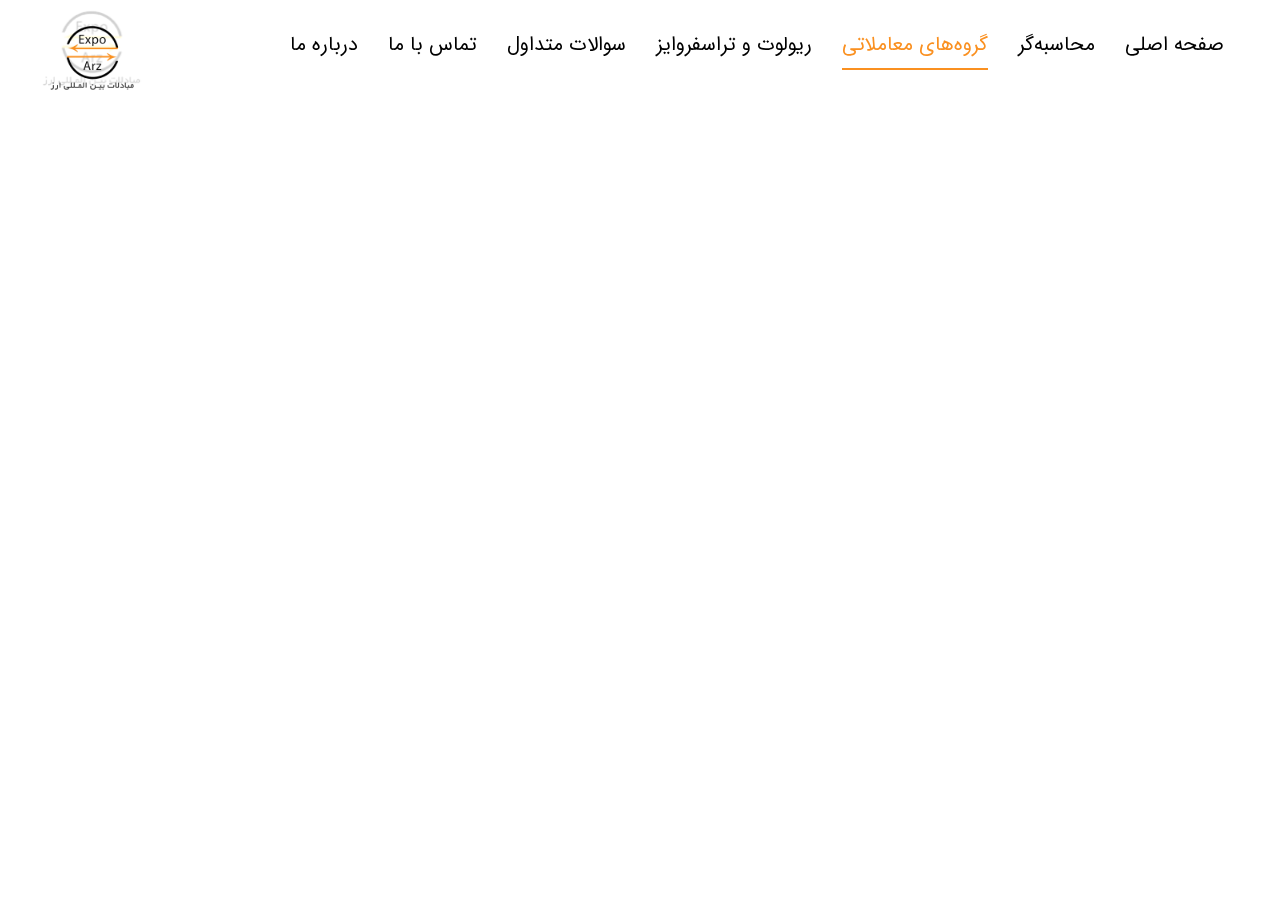
<file: groups.html>
<!DOCTYPE html>
<html lang="en">
  <head>
    <meta charset="UTF-8" />
    <link rel="stylesheet" href="./assets/css/font.css?v=1.1" />
    <link rel="stylesheet" href="./assets/css/style.css?v=2.0" />
    <meta name="viewport" content="width=device-width, initial-scale=1" />
    <link
      rel="stylesheet"
      href="https://maxcdn.bootstrapcdn.com/bootstrap/3.4.1/css/bootstrap.min.css"
    />
    <script src="https://ajax.googleapis.com/ajax/libs/jquery/3.5.1/jquery.min.js"></script>
    <script src="https://maxcdn.bootstrapcdn.com/bootstrap/3.4.1/js/bootstrap.min.js"></script>
    <link rel="icon" type="image/x-icon" href="./assets/images/logo.png" />

    <title>اکسپو ارز</title>

    <meta property="og:title" content="اکسپو ارز" />
    <meta property="og:url" content="https://expoarz.com/" />

    <meta name="description" content="محاسبه کارمزد اکسپو ارز" />
    <meta name="og:description" content="محاسبه کارمزد اکسپو ارز" />

    <meta
      property="og:image"
      itemprop="image"
      content="https://expoarz.com/assets/images/ms-icon-144x144.png"
    />
    <meta property="og:image:type" content="image/png" />
    <meta property="og:image:width" content="310" />
    <meta property="og:image:height" content="310" />

    <meta property="og:locale" content="en_GB" />
    <meta property="og:type" content="website" />

    <link
      rel="apple-touch-icon"
      sizes="57x57"
      href="./assets/images/apple-icon-57x57.png"
    />
    <link
      rel="apple-touch-icon"
      sizes="60x60"
      href="./assets/images/apple-icon-60x60.png"
    />
    <link
      rel="apple-touch-icon"
      sizes="72x72"
      href="./assets/images/apple-icon-72x72.png"
    />
    <link
      rel="apple-touch-icon"
      sizes="76x76"
      href="./assets/images/apple-icon-76x76.png"
    />
    <link
      rel="apple-touch-icon"
      sizes="114x114"
      href="./assets/images/apple-icon-114x114.png"
    />
    <link
      rel="apple-touch-icon"
      sizes="120x120"
      href="./assets/images/apple-icon-120x120.png"
    />
    <link
      rel="apple-touch-icon"
      sizes="144x144"
      href="./assets/images/apple-icon-144x144.png"
    />
    <link
      rel="apple-touch-icon"
      sizes="152x152"
      href="./assets/images/apple-icon-152x152.png"
    />
    <link
      rel="apple-touch-icon"
      sizes="180x180"
      href="./assets/images/apple-icon-180x180.png"
    />
    <link
      rel="icon"
      type="image/png"
      sizes="192x192"
      href="./assets/images/android-icon-192x192.png"
    />
    <link
      rel="icon"
      type="image/png"
      sizes="32x32"
      href="./assets/images/favicon-32x32.png"
    />
    <link
      rel="icon"
      type="image/png"
      sizes="96x96"
      href="./assets/images/favicon-96x96.png"
    />
    <link
      rel="icon"
      type="image/png"
      sizes="16x16"
      href="./assets/images/favicon-16x16.png"
    />
    <link rel="manifest" href="./assets/images/manifest.json" />
    <meta name="msapplication-TileColor" content="#ffffff" />
    <meta name="msapplication-TileImage" content="/ms-icon-144x144.png" />
    <meta name="theme-color" content="#ffffff" />
    <!-- Global site tag (gtag.js) - Google Analytics -->
    <script
      async
      src="https://www.googletagmanager.com/gtag/js?id=G-YCKEKE3CDM"
    ></script>
    <script>
      window.dataLayer = window.dataLayer || [];
      function gtag() {
        dataLayer.push(arguments);
      }
      gtag("js", new Date());

      gtag("config", "G-YCKEKE3CDM");
    </script>
    <style>
      .link_div {
        display: flex;
        flex-direction: row;
        justify-content: space-between;
        width: min(100%, 400px);
        margin: 20px auto;
      }

      .full-width-page .link_div:nth-child(3) {
        margin-top: 60px;
      }

      .full-width-page {
        margin-top: 100px;
        font-family: var(--fontFamily) !important;
      }

      .full-width-page h1 {
        margin: 40px auto;
        text-align: center;
      }

      .full-width-page h4 {
        margin: 20px auto;
        text-align: center;
      }

      @media only screen and (max-width: 600px) {
        h1 {
          font-size: 24px;
          margin: 20px auto !important;
        }
        h4 {
          font-size: 16px;
          margin: 20px auto !important;
        }
        .full-width-page {
          margin-top: 80px !important;
        }
      }

      @media only screen and (max-width: 430px) {
        .full-width-page {
          padding: 10px;
        }
      }
    </style>
  </head>

  <body>
    <div class="container-fluid">
      <a id="logo" href="./index.html"
        ><img src="./assets/images/logo.png"
      /></a>

      <nav id="navbar" class="navbar"></nav>

      <div class="full-width-page">
        <h1>نحوه عضویت در اکسپوارز</h1>
        <h4>
          لطفا برای درخواست عضویت در گروه های اکسپو ارز روی لینک مورد نظر کلیک
          کنید.
        </h4>
        <div class="link_div">
          <p>کرون نروژ</p>
          <a href="https://t.me/+RQsuBYbYHkpkNDdk" target="_"
            >https://t.me/+RQsuBYbYHkpkNDdk</a
          >
        </div>
        <div class="link_div">
          <p>کرون سوئد</p>
          <a href="https://t.me/+5d8yQfqz4-RmZWY0" target="_"
            >https://t.me/+5d8yQfqz4-RmZWY0</a
          >
        </div>
        <div class="link_div">
          <p>کرون دانمارک</p>
          <a href="https://t.me/+X2v-tLyRJ1xhZTNk" target="_"
            >https://t.me/+X2v-tLyRJ1xhZTNk</a
          >
        </div>
        <div class="link_div">
          <p>پوند انگلیس</p>
          <a href="https://t.me/+pblAXxYjE5c0YzRk" target="_"
            >https://t.me/+pblAXxYjE5c0YzRk</a
          >
        </div>
        <div class="link_div">
          <p>یورو</p>
          <a href="https://t.me/+bHpAPideUbk5MmZk" target="_"
            >https://t.me/+bHpAPideUbk5MmZk</a
          >
        </div>

        <div class="link_div">
          <p>دلار آمریکا</p>
          <a href="https://t.me/+u5HoSfbGEmQ4Yjhk" target="_"
            >https://t.me/+u5HoSfbGEmQ4Yjhk</a
          >
        </div>

        <div class="link_div">
          <p>دلار کانادا</p>
          <a href="https://t.me/+i3x4Ps9Bu_pmY2U0" target="_"
            >https://t.me/+i3x4Ps9Bu_pmY2U0</a
          >
        </div>
      </div>
    </div>

    <script>
      $(function () {
        $("#navbar").load("nav.html?v=1.3", function () {
          $("#groupsNav").addClass("selectedNav");
        });
      });
    </script>
  </body>
</html>
</file>
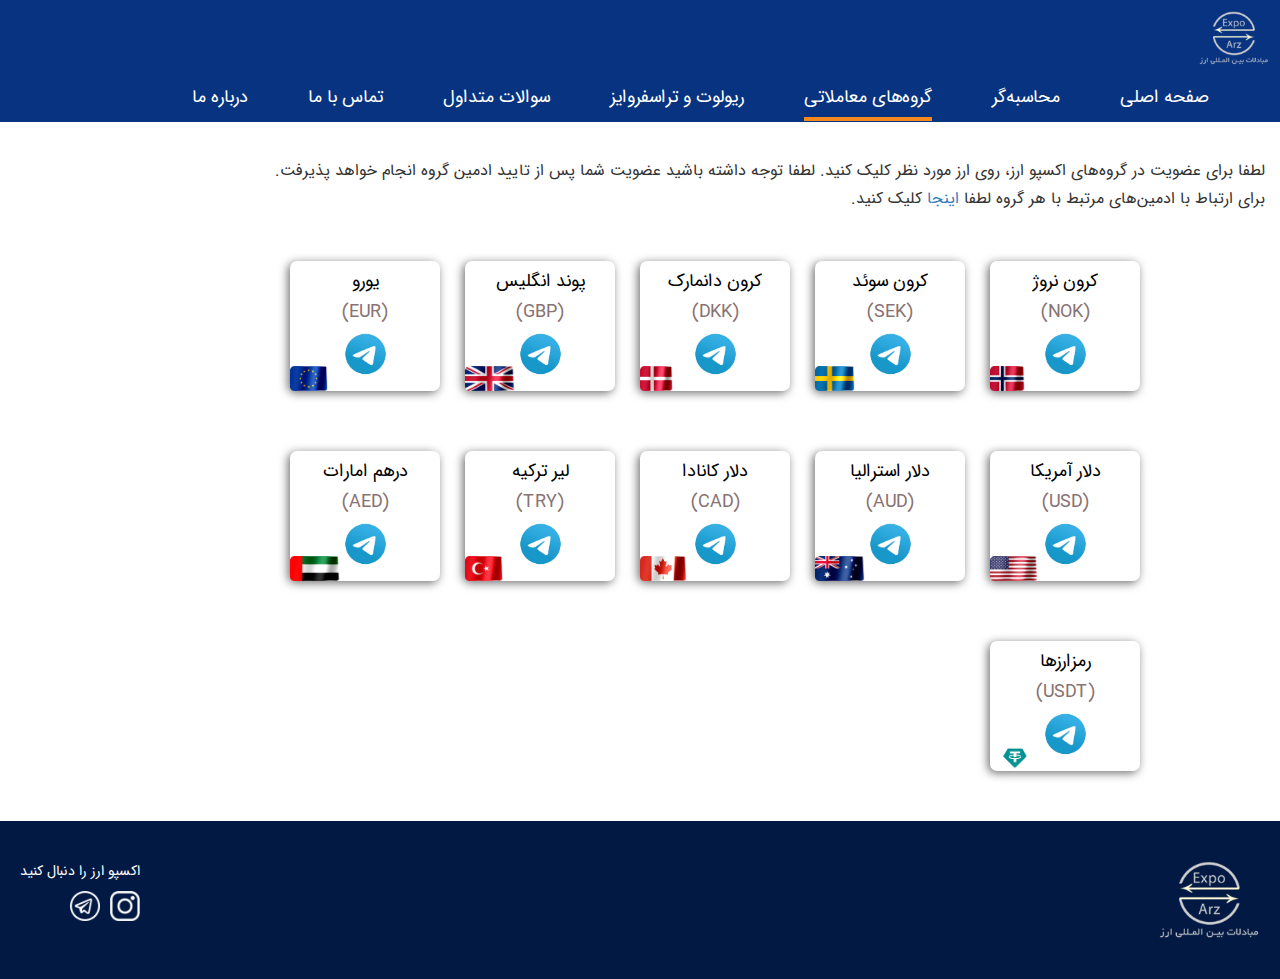
<file: groups_V2.html>
<!DOCTYPE html>
<html lang="en">
  <head>
    <meta charset="UTF-8" />
    <link rel="stylesheet" href="./assets/css/font.css?v=1.1" />
    <link rel="stylesheet" href="./assets/css/style_V2.css?v=2.1" />
    <link rel="stylesheet" href="./assets/css/common_V2.css?v=2.0" />
    <link rel="stylesheet" href="./assets/css/group.css?v=1.2" />
    <meta name="viewport" content="width=device-width, initial-scale=1" />
    <link
      rel="stylesheet"
      href="https://maxcdn.bootstrapcdn.com/bootstrap/3.4.1/css/bootstrap.min.css"
    />
    <script src="https://ajax.googleapis.com/ajax/libs/jquery/3.5.1/jquery.min.js"></script>
    <script src="https://maxcdn.bootstrapcdn.com/bootstrap/3.4.1/js/bootstrap.min.js"></script>
    <link rel="icon" type="image/x-icon" href="./assets/images/logo.png" />

    <title>اکسپو ارز</title>

    <meta property="og:title" content="اکسپو ارز" />
    <meta property="og:url" content="https://expoarz.com/" />

    <meta name="description" content="محاسبه کارمزد اکسپو ارز" />
    <meta name="og:description" content="محاسبه کارمزد اکسپو ارز" />

    <meta
      property="og:image"
      itemprop="image"
      content="https://expoarz.com/assets/images/ms-icon-144x144.png"
    />
    <meta property="og:image:type" content="image/png" />
    <meta property="og:image:width" content="310" />
    <meta property="og:image:height" content="310" />

    <meta property="og:locale" content="en_GB" />
    <meta property="og:type" content="website" />

    <link
      rel="apple-touch-icon"
      sizes="57x57"
      href="./assets/images/apple-icon-57x57.png"
    />
    <link
      rel="apple-touch-icon"
      sizes="60x60"
      href="./assets/images/apple-icon-60x60.png"
    />
    <link
      rel="apple-touch-icon"
      sizes="72x72"
      href="./assets/images/apple-icon-72x72.png"
    />
    <link
      rel="apple-touch-icon"
      sizes="76x76"
      href="./assets/images/apple-icon-76x76.png"
    />
    <link
      rel="apple-touch-icon"
      sizes="114x114"
      href="./assets/images/apple-icon-114x114.png"
    />
    <link
      rel="apple-touch-icon"
      sizes="120x120"
      href="./assets/images/apple-icon-120x120.png"
    />
    <link
      rel="apple-touch-icon"
      sizes="144x144"
      href="./assets/images/apple-icon-144x144.png"
    />
    <link
      rel="apple-touch-icon"
      sizes="152x152"
      href="./assets/images/apple-icon-152x152.png"
    />
    <link
      rel="apple-touch-icon"
      sizes="180x180"
      href="./assets/images/apple-icon-180x180.png"
    />
    <link
      rel="icon"
      type="image/png"
      sizes="192x192"
      href="./assets/images/android-icon-192x192.png"
    />
    <link
      rel="icon"
      type="image/png"
      sizes="32x32"
      href="./assets/images/favicon-32x32.png"
    />
    <link
      rel="icon"
      type="image/png"
      sizes="96x96"
      href="./assets/images/favicon-96x96.png"
    />
    <link
      rel="icon"
      type="image/png"
      sizes="16x16"
      href="./assets/images/favicon-16x16.png"
    />
    <link rel="manifest" href="./assets/images/manifest.json" />
    <meta name="msapplication-TileColor" content="#ffffff" />
    <meta name="msapplication-TileImage" content="/ms-icon-144x144.png" />
    <meta name="theme-color" content="#ffffff" />
    <!-- Global site tag (gtag.js) - Google Analytics -->
    <script
      async
      src="https://www.googletagmanager.com/gtag/js?id=G-YCKEKE3CDM"
    ></script>
    <script>
      window.dataLayer = window.dataLayer || [];
      function gtag() {
        dataLayer.push(arguments);
      }
      gtag("js", new Date());

      gtag("config", "G-YCKEKE3CDM");
    </script>
    <style>
      @media only screen and (max-width: 430px) {
        .full-width-page {
          padding: 10px;
        }
      }
    </style>
  </head>

  <body>
    <nav id="navbar" class="navbar"></nav>
    <div class="container-fluid">
      <div class="full-width-page">
        <p>
          لطفا برای عضویت در گروه‌های اکسپو ارز، روی ارز مورد نظر کلیک کنید.
          لطفا توجه داشته باشید عضویت شما پس از تایید ادمین گروه انجام خواهد
          پذیرفت.
        </p>

        <p>
          برای ارتباط با ادمین‌های مرتبط با هر گروه لطفا
          <a href="./contact.html">اینجا</a> کلیک کنید.
        </p>
        <div class="links_container">
          <a href="https://t.me/+RQsuBYbYHkpkNDdk" target="_" class="link_div">
            <h4>https://t.me/+RQsuBYbYHkpkNDdk</h4>
            <p>کرون نروژ</p>
            <p class="abbr">(NOK)</p>
            <img src="./assets/images/telegram.png" />
            <img class="flag" src="./assets/images/norway.png" />
          </a>
          <a href="https://t.me/+5d8yQfqz4-RmZWY0" target="_" class="link_div">
            <h4>https://t.me/+5d8yQfqz4-RmZWY0</h4>
            <p>کرون سوئد</p>
            <p class="abbr">(SEK)</p>
            <img src="./assets/images/telegram.png" />
            <img class="flag" src="./assets/images/sweden.png" />
          </a>
          <a href="https://t.me/+X2v-tLyRJ1xhZTNk" target="_" class="link_div">
            <h4>https://t.me/+X2v-tLyRJ1xhZTNk</h4>
            <p>کرون دانمارک</p>
            <p class="abbr">(DKK)</p>
            <img src="./assets/images/telegram.png" />
            <img class="flag" src="./assets/images/danmark.png"
          /></a>

          <a href="https://t.me/+pblAXxYjE5c0YzRk" target="_" class="link_div">
            <h4>https://t.me/+pblAXxYjE5c0YzRk</h4>
            <p>پوند انگلیس</p>
            <p class="abbr">(GBP)</p>
            <img src="./assets/images/telegram.png" />
            <img class="flag" src="./assets/images/england.png"
          /></a>

          <a href="https://t.me/+bHpAPideUbk5MmZk" target="_" class="link_div">
            <h4>https://t.me/+RjaFJgHfPs03Yzhk</h4>
            <p>یورو</p>
            <p class="abbr">(EUR)</p>
            <img src="./assets/images/telegram.png" />
            <img class="flag" src="./assets/images/euro.png"
          /></a>

          <a
            href="https://t.me/+u5HoSfbGEmQ4Yjhk"
            target="_"
            class="link_div special_link_div"
          >
            <h4>https://t.me/+u5HoSfbGEmQ4Yjhk</h4>
            <p>دلار آمریکا</p>
            <p class="abbr">(USD)</p>
            <img src="./assets/images/telegram.png" />
            <img class="flag" src="./assets/images/america.png" />
          </a>

          <a
            href="https://t.me/+i3x4Ps9Bu_pmY2U0"
            target="_"
            class="link_div special_link_div"
          >
            <h4>https://t.me/+nffZ-C52-mZiZmVk</h4>
            <p>دلار استرالیا</p>
            <p class="abbr">(AUD)</p>
            <img src="./assets/images/telegram.png" />
            <img class="flag" src="./assets/images/australia.png"
          /></a>

          <a
            href="https://t.me/+i3x4Ps9Bu_pmY2U0"
            target="_"
            class="link_div special_link_div"
          >
            <h4>https://t.me/+i3x4Ps9Bu_pmY2U0</h4>
            <p>دلار کانادا</p>
            <p class="abbr">(CAD)</p>
            <img src="./assets/images/telegram.png" />
            <img class="flag" src="./assets/images/caneda.png"
          /></a>

          <a href="https://t.me/+i3x4Ps9Bu_pmY2U0" target="_" class="link_div">
            <h4>https://t.me/+1xp0pWjUg7w3NjU0</h4>
            <p>لیر ترکیه</p>
            <p class="abbr">(TRY)</p>
            <img src="./assets/images/telegram.png" />
            <img class="flag" src="./assets/images/turkey.png"
          /></a>

          <a
            href="https://t.me/+i3x4Ps9Bu_pmY2U0"
            target="_"
            class="link_div special_link_div"
          >
            <h4>https://t.me/+9rbt5ZmnvR9lNmQ0</h4>
            <p>درهم امارات</p>
            <p class="abbr">(AED)</p>
            <img src="./assets/images/telegram.png" />
            <img class="flag" src="./assets/images/emertat.png"
          /></a>

          <a href="https://t.me/+i3x4Ps9Bu_pmY2U0" target="_" class="link_div">
            <h4>https://t.me/+PX0Kyp2Xdv8xYTU8</h4>
            <p>رمزارزها</p>
            <p class="abbr">(USDT)</p>
            <img src="./assets/images/telegram.png" />
            <img class="flag" src="./assets/images/digital.png"
          /></a>
        </div>
      </div>
    </div>

    <footer id="footer"></footer>

    <script>
      $(function () {
        $("#navbar").load("nav.html?v=1.7", function () {
          $("#groupsNav").addClass("selectedNav");
          $("#groupsNavMobile").addClass("selectedNav");
        });

        $("#footer").load("footer.html?v=1.1", function () {});
      });
    </script>
  </body>
</html>
</file>
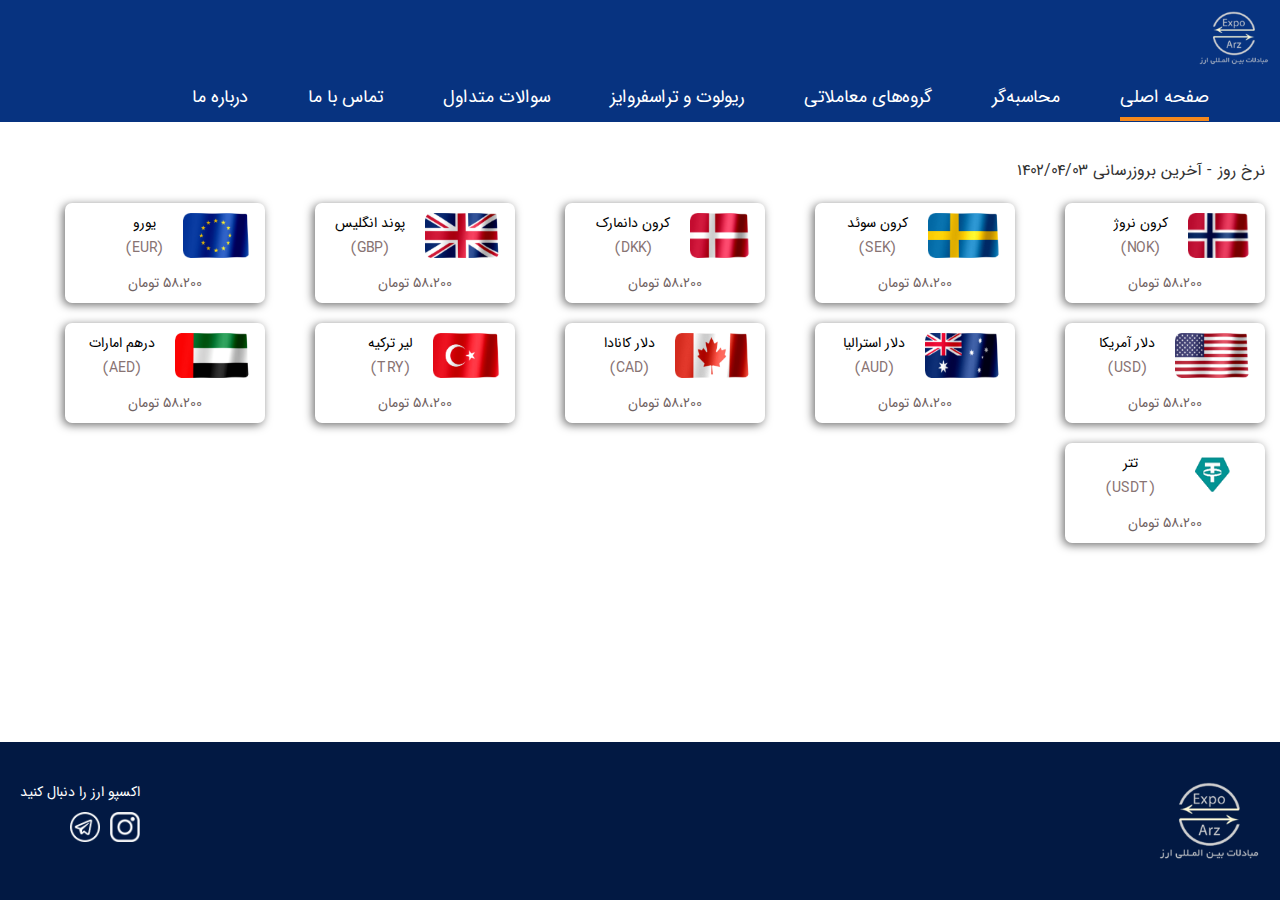
<file: index_V2.html>
<!DOCTYPE html>
<html lang="en">
  <head>
    <meta charset="UTF-8" />
    <link rel="stylesheet" href="./assets/css/font.css" />
    <link rel="stylesheet" href="./assets/css/style_V2.css?v=1.3" />
    <link rel="stylesheet" href="./assets/css/common_V2.css?v=1.2" />
    <link rel="stylesheet" href="./assets/css/index_V2.css?v=2.3" />
    <meta name="viewport" content="width=device-width, initial-scale=1" />
    <link
      rel="stylesheet"
      href="https://maxcdn.bootstrapcdn.com/bootstrap/3.4.1/css/bootstrap.min.css"
    />
    <script src="https://ajax.googleapis.com/ajax/libs/jquery/3.5.1/jquery.min.js"></script>
    <script src="https://maxcdn.bootstrapcdn.com/bootstrap/3.4.1/js/bootstrap.min.js"></script>
    <link rel="icon" type="image/x-icon" href="./assets/images/logo.png" />
    <title>اکسپو ارز</title>

    <meta property="og:title" content="اکسپو ارز" />
    <meta property="og:url" content="https://expoarz.com/" />

    <meta name="description" content="محاسبه کارمزد اکسپو ارز" />
    <meta name="og:description" content="محاسبه کارمزد اکسپو ارز" />

    <meta
      property="og:image"
      itemprop="image"
      content="https://expoarz.com/assets/images/ms-icon-144x144.png"
    />
    <meta property="og:image:type" content="image/png" />
    <meta property="og:image:width" content="310" />
    <meta property="og:image:height" content="310" />

    <meta property="og:locale" content="en_GB" />
    <meta property="og:type" content="website" />

    <link
      rel="apple-touch-icon"
      sizes="57x57"
      href="./assets/images/apple-icon-57x57.png"
    />
    <link
      rel="apple-touch-icon"
      sizes="60x60"
      href="./assets/images/apple-icon-60x60.png"
    />
    <link
      rel="apple-touch-icon"
      sizes="72x72"
      href="./assets/images/apple-icon-72x72.png"
    />
    <link
      rel="apple-touch-icon"
      sizes="76x76"
      href="./assets/images/apple-icon-76x76.png"
    />
    <link
      rel="apple-touch-icon"
      sizes="114x114"
      href="./assets/images/apple-icon-114x114.png"
    />
    <link
      rel="apple-touch-icon"
      sizes="120x120"
      href="./assets/images/apple-icon-120x120.png"
    />
    <link
      rel="apple-touch-icon"
      sizes="144x144"
      href="./assets/images/apple-icon-144x144.png"
    />
    <link
      rel="apple-touch-icon"
      sizes="152x152"
      href="./assets/images/apple-icon-152x152.png"
    />
    <link
      rel="apple-touch-icon"
      sizes="180x180"
      href="./assets/images/apple-icon-180x180.png"
    />
    <link
      rel="icon"
      type="image/png"
      sizes="192x192"
      href="./assets/images/android-icon-192x192.png"
    />
    <link
      rel="icon"
      type="image/png"
      sizes="32x32"
      href="./assets/images/favicon-32x32.png"
    />
    <link
      rel="icon"
      type="image/png"
      sizes="96x96"
      href="./assets/images/favicon-96x96.png"
    />
    <link
      rel="icon"
      type="image/png"
      sizes="16x16"
      href="./assets/images/favicon-16x16.png"
    />
    <link rel="manifest" href="./assets/images/manifest.json" />
    <meta name="msapplication-TileColor" content="#ffffff" />
    <meta name="msapplication-TileImage" content="/ms-icon-144x144.png" />
    <meta name="theme-color" content="#ffffff" />
    <!-- Global site tag (gtag.js) - Google Analytics -->
    <!-- <script
      async
      src="https://www.googletagmanager.com/gtag/js?id=G-YCKEKE3CDM"
    ></script> -->
    <script>
      window.dataLayer = window.dataLayer || [];
      function gtag() {
        dataLayer.push(arguments);
      }
      gtag("js", new Date());

      gtag("config", "G-YCKEKE3CDM");
    </script>
  </head>

  <body>
    <nav id="navbar" class="navbar"></nav>
    <div class="container-fluid">
      <div class="full-width-page">
        <p class="lastRefresh">نرخ روز - آخرین بروزرسانی ۱۴۰۲/۰۴/۰۳</p>
        <div class="card-container">
          <div class="card">
            <div>
              <img src="./assets/images/norway.png" />
              <div>
                <p class="title">کرون نروژ</p>
                <p class="abbr">(NOK)</p>
              </div>
            </div>
            <p class="price">۵۸،۲۰۰ تومان</p>
          </div>
          <div class="card">
            <div>
              <img src="./assets/images/sweden.png" />
              <div>
                <p class="title">کرون سوئد</p>
                <p class="abbr">(SEK)</p>
              </div>
            </div>
            <p class="price">۵۸،۲۰۰ تومان</p>
          </div>
          <div class="card">
            <div>
              <img src="./assets/images/danmark.png" />
              <div>
                <p class="title">کرون دانمارک</p>
                <p class="abbr">(DKK)</p>
              </div>
            </div>
            <p class="price">۵۸،۲۰۰ تومان</p>
          </div>

          <div class="card">
            <div>
              <img src="./assets/images/england.png" />
              <div>
                <p class="title">پوند انگلیس</p>
                <p class="abbr">(GBP)</p>
              </div>
            </div>
            <p class="price">۵۸،۲۰۰ تومان</p>
          </div>

          <div class="card">
            <div>
              <img src="./assets/images/euro.png" />
              <div>
                <p class="title">یورو</p>
                <p class="abbr">(EUR)</p>
              </div>
            </div>
            <p class="price">۵۸،۲۰۰ تومان</p>
          </div>

          <div class="card">
            <div>
              <img src="./assets/images/america.png" />
              <div>
                <p class="title">دلار آمریکا</p>
                <p class="abbr">(USD)</p>
              </div>
            </div>
            <p class="price">۵۸،۲۰۰ تومان</p>
          </div>

          <div class="card">
            <div>
              <img src="./assets/images/australia.png" />
              <div>
                <p class="title">دلار استرالیا</p>
                <p class="abbr">(AUD)</p>
              </div>
            </div>
            <p class="price">۵۸،۲۰۰ تومان</p>
          </div>

          <div class="card">
            <div>
              <img src="./assets/images/caneda.png" />
              <div>
                <p class="title">دلار کانادا</p>
                <p class="abbr">(CAD)</p>
              </div>
            </div>
            <p class="price">۵۸،۲۰۰ تومان</p>
          </div>

          <div class="card">
            <div>
              <img src="./assets/images/turkey.png" />
              <div>
                <p class="title">لیر ترکیه</p>
                <p class="abbr">(TRY)</p>
              </div>
            </div>
            <p class="price">۵۸،۲۰۰ تومان</p>
          </div>

          <div class="card">
            <div>
              <img src="./assets/images/emertat.png" />
              <div>
                <p class="title">درهم امارات</p>
                <p class="abbr">(AED)</p>
              </div>
            </div>
            <p class="price">۵۸،۲۰۰ تومان</p>
          </div>

          <div class="card">
            <div>
              <img src="./assets/images/digital.png" />
              <div>
                <p class="title">تتر</p>
                <p class="abbr">(USDT)</p>
              </div>
            </div>
            <p class="price">۵۸،۲۰۰ تومان</p>
          </div>
        </div>
      </div>
    </div>

    <footer id="footer"></footer>

    <script src="assets/script/script.js?v=2.7"></script>

    <script>
      $(function () {
        $("#navbar").load("nav.html?v=1.7", function () {
          $("#indexNav").addClass("selectedNav");
          $("#indexNavMobile").addClass("selectedNav");
        });
        $("#footer").load("footer.html?v=1.1", function () {});
      });
    </script>
  </body>
</html>
</file>
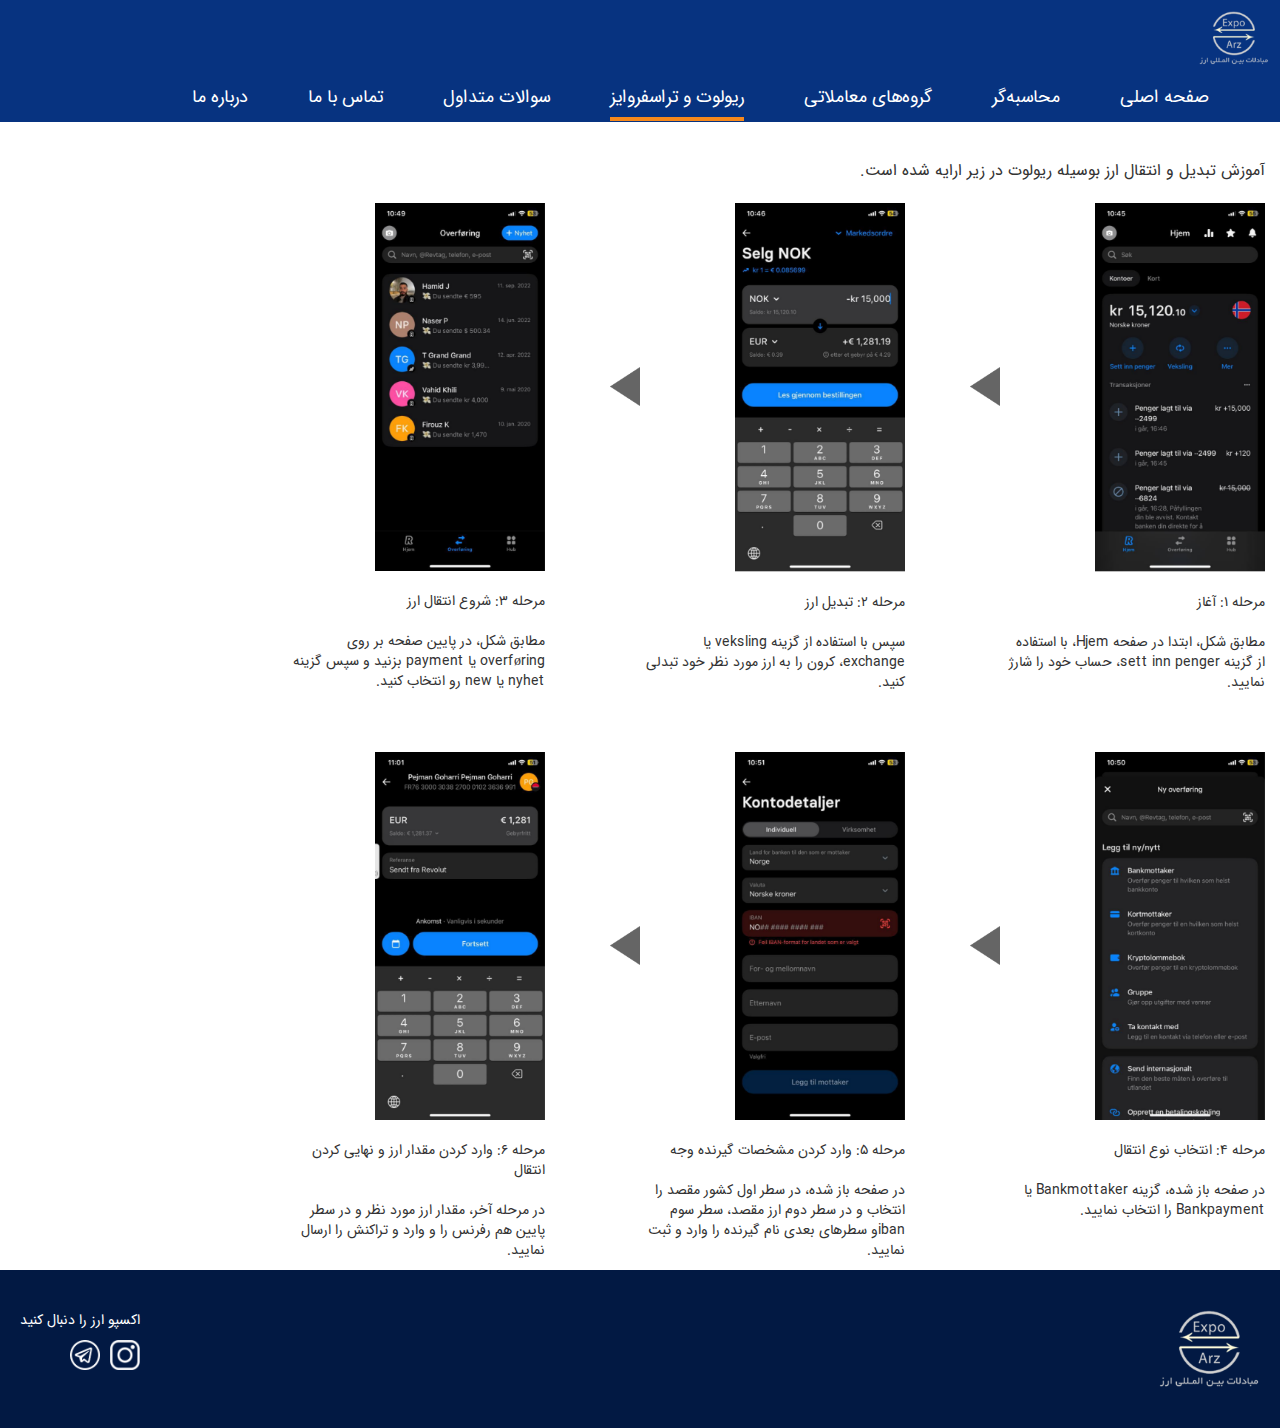
<file: revelvet.html>
<!DOCTYPE html>
<html lang="en">
  <head>
    <meta charset="UTF-8" />
    <link rel="stylesheet" href="./assets/css/font.css" />
    <link rel="stylesheet" href="./assets/css/style_V2.css?v=2.1" />
    <link rel="stylesheet" href="./assets/css/common_V2.css?v=2.0" />
    <link rel="stylesheet" href="./assets/css/revelvet.css?v=2.1" />
    <meta name="viewport" content="width=device-width, initial-scale=1" />
    <link
      rel="stylesheet"
      href="https://maxcdn.bootstrapcdn.com/bootstrap/3.4.1/css/bootstrap.min.css"
    />
    <script src="https://ajax.googleapis.com/ajax/libs/jquery/3.5.1/jquery.min.js"></script>
    <script src="https://maxcdn.bootstrapcdn.com/bootstrap/3.4.1/js/bootstrap.min.js"></script>
    <link rel="icon" type="image/x-icon" href="./assets/images/logo.png" />

    <title>اکسپو ارز</title>

    <meta property="og:title" content="اکسپو ارز" />
    <meta property="og:url" content="https://expoarz.com/" />

    <meta name="description" content="محاسبه کارمزد اکسپو ارز" />
    <meta name="og:description" content="محاسبه کارمزد اکسپو ارز" />

    <meta
      property="og:image"
      itemprop="image"
      content="https://expoarz.com/assets/images/ms-icon-144x144.png"
    />
    <meta property="og:image:type" content="image/png" />
    <meta property="og:image:width" content="310" />
    <meta property="og:image:height" content="310" />

    <meta property="og:locale" content="en_GB" />
    <meta property="og:type" content="website" />

    <link
      rel="apple-touch-icon"
      sizes="57x57"
      href="./assets/images/apple-icon-57x57.png"
    />
    <link
      rel="apple-touch-icon"
      sizes="60x60"
      href="./assets/images/apple-icon-60x60.png"
    />
    <link
      rel="apple-touch-icon"
      sizes="72x72"
      href="./assets/images/apple-icon-72x72.png"
    />
    <link
      rel="apple-touch-icon"
      sizes="76x76"
      href="./assets/images/apple-icon-76x76.png"
    />
    <link
      rel="apple-touch-icon"
      sizes="114x114"
      href="./assets/images/apple-icon-114x114.png"
    />
    <link
      rel="apple-touch-icon"
      sizes="120x120"
      href="./assets/images/apple-icon-120x120.png"
    />
    <link
      rel="apple-touch-icon"
      sizes="144x144"
      href="./assets/images/apple-icon-144x144.png"
    />
    <link
      rel="apple-touch-icon"
      sizes="152x152"
      href="./assets/images/apple-icon-152x152.png"
    />
    <link
      rel="apple-touch-icon"
      sizes="180x180"
      href="./assets/images/apple-icon-180x180.png"
    />
    <link
      rel="icon"
      type="image/png"
      sizes="192x192"
      href="./assets/images/android-icon-192x192.png"
    />
    <link
      rel="icon"
      type="image/png"
      sizes="32x32"
      href="./assets/images/favicon-32x32.png"
    />
    <link
      rel="icon"
      type="image/png"
      sizes="96x96"
      href="./assets/images/favicon-96x96.png"
    />
    <link
      rel="icon"
      type="image/png"
      sizes="16x16"
      href="./assets/images/favicon-16x16.png"
    />
    <link rel="manifest" href="./assets/images/manifest.json" />
    <meta name="msapplication-TileColor" content="#ffffff" />
    <meta name="msapplication-TileImage" content="/ms-icon-144x144.png" />
    <meta name="theme-color" content="#ffffff" />
    <!-- Global site tag (gtag.js) - Google Analytics -->
    <script
      async
      src="https://www.googletagmanager.com/gtag/js?id=G-YCKEKE3CDM"
    ></script>
    <script>
      window.dataLayer = window.dataLayer || [];
      function gtag() {
        dataLayer.push(arguments);
      }
      gtag("js", new Date());

      gtag("config", "G-YCKEKE3CDM");
    </script>
  </head>

  <body>
    <nav id="navbar" class="navbar"></nav>

    <div class="container-fluid" style="min-height: 100vh; overflow: hidden">
      <div class="full-width-page">
        <p>آموزش تبدیل و انتقال ارز بوسیله ریولوت در زیر ارایه شده است.</p>

        <div id="phone-card-container" class="slider hidden">
          <div class="mySlides">
            <img src="./assets/images/t1.png" />
          </div>

          <div class="mySlides">
            <img src="./assets/images/t2.png" />
          </div>

          <div class="mySlides">
            <img src="./assets/images/t3.png" />
          </div>

          <div class="mySlides">
            <img src="./assets/images/t4.png" />
          </div>

          <div class="mySlides">
            <img src="./assets/images/t5.png" />
          </div>

          <div class="mySlides">
            <img src="./assets/images/t6.png" />
          </div>

          <a class="prev" onclick="plusSlides(1)">❮</a>
          <a class="next" onclick="plusSlides(-1)">❯</a>

          <div class="row">
            <div class="column">
              <img
                class="demo cursor"
                src="./assets/images/bubble.png"
                onclick="currentSlide(1)"
              />
            </div>
            <div class="column">
              <img
                class="demo cursor"
                src="./assets/images/bubble.png"
                onclick="currentSlide(2)"
              />
            </div>
            <div class="column">
              <img
                class="demo cursor"
                src="./assets/images/bubble.png"
                onclick="currentSlide(3)"
              />
            </div>
            <div class="column">
              <img
                class="demo cursor"
                src="./assets/images/bubble.png"
                onclick="currentSlide(4)"
              />
            </div>
            <div class="column">
              <img
                class="demo cursor"
                src="./assets/images/bubble.png"
                onclick="currentSlide(5)"
              />
            </div>
            <div class="column">
              <img
                class="demo cursor"
                src="./assets/images/bubble.png"
                onclick="currentSlide(6)"
              />
            </div>
          </div>

          <div class="caption-container">
            <p id="caption"></p>
          </div>
        </div>

        <div id="web-card-container" class="card-container">
          <div class="card">
            <img src="./assets/images/t1.png" />
            <div id="caption-1">
              <p>مرحله ۱: آغاز</p>
              <p>
                مطابق شکل، ابتدا در صفحه Hjem، با استفاده از گزینه sett inn
                penger، حساب خود را شارژ نمایید.
              </p>
            </div>
            <img src="./assets/images/left-arrow.png" />
          </div>
          <div class="card">
            <img src="./assets/images/t2.png" />
            <div id="caption-2">
              <p>مرحله ۲: تبدیل ارز</p>
              <p>
                سپس با استفاده از گزینه veksling یا exchange، کرون را به ارز
                مورد نظر خود تبدلی کنید.
              </p>
            </div>
            <img src="./assets/images/left-arrow.png" />
          </div>
          <div class="card">
            <img src="./assets/images/t3.png" />
            <div id="caption-3">
              <p>مرحله ۳: شروع انتقال ارز</p>
              <p>
                مطابق شکل، در پایین صفحه بر روی overføring یا payment بزنید و
                سپس گزینه nyhet یا new رو انتخاب کنید.
              </p>
            </div>
          </div>
          <div class="card">
            <img src="./assets/images/t4.png" />
            <div id="caption-4">
              <p>مرحله ۴: انتخاب نوع انتقال</p>
              <p>
                در صفحه باز شده، گزینه Bankmottaker یا Bankpayment را انتخاب
                نمایید.
              </p>
            </div>

            <img src="./assets/images/left-arrow.png" />
          </div>
          <div class="card">
            <img src="./assets/images/t5.png" />
            <div id="caption-5">
              <p>مرحله ۵: وارد کردن مشخصات گیرنده وجه</p>
              <p>
                در صفحه باز شده، در سطر اول کشور مقصد را انتخاب و در سطر دوم ارز
                مقصد، سطر سوم ibanو سطرهای بعدی نام گیرنده را وارد و ثبت نمایید.
              </p>
            </div>

            <img src="./assets/images/left-arrow.png" />
          </div>
          <div class="card">
            <img src="./assets/images/t6.png" />
            <div id="caption-6">
              <p>مرحله ۶: وارد کردن مقدار ارز و نهایی کردن انتقال</p>
              <p>
                در مرحله آخر، مقدار ارز مورد نظر و در سطر پایین هم رفرنس را و
                وارد و تراکنش را ارسال نمایید.
              </p>
            </div>
          </div>
        </div>
      </div>
    </div>

    <footer id="footer"></footer>

    <script>
      $(function () {
        $("#navbar").load("nav.html?v=1.7", function () {
          $("#revelvetNav").addClass("selectedNav");
          $("#revelvetNavMobile").addClass("selectedNav");
        });

        $("#footer").load("footer.html?v=1.1", function () {});
      });
    </script>
    <script>
      let slideIndex = 1;
      showSlides(slideIndex);

      function plusSlides(n) {
        showSlides((slideIndex += n));
      }

      function currentSlide(n) {
        showSlides((slideIndex = n));
      }

      function showSlides(n) {
        let i;
        let slides = document.getElementsByClassName("mySlides");
        let dots = document.getElementsByClassName("demo");
        let captionText = document.getElementById("caption");

        if (n > slides.length) {
          slideIndex = 1;
        }
        if (n < 1) {
          slideIndex = slides.length;
        }
        for (i = 0; i < slides.length; i++) {
          slides[i].style.display = "none";
        }
        for (i = 0; i < dots.length; i++) {
          dots[i].className = dots[i].className.replace(" active", "");
        }

        let currentCaptionText = document.getElementById(
          "caption-" + slideIndex
        );

        slides[slideIndex - 1].style.display = "block";
        dots[slideIndex - 1].className += " active";
        captionText.innerHTML = currentCaptionText.innerHTML;
      }
    </script>
  </body>
</html>
</file>
<file: assets/css/font.css>
@font-face {
    font-family: Roboto;
    font-style: normal;
    font-weight: 900;
    src: url('../fonts/IRANSansWeb_Bold.ttf') format('truetype');
}
@font-face {
    font-family: Roboto;
    font-style: normal;
    font-weight: bold;
    src: url('../fonts/IRANSansWeb_Bold.ttf') format('truetype');
}
@font-face {
    font-family: Roboto;
    font-style: normal;
    font-weight: 500;
    src: url('../fonts/IRANSansWeb.ttf') format('truetype');
}
@font-face {
    font-family: Roboto;
    font-style: normal;
    font-weight: 300;
    src: url('../fonts/IRANSansWeb.ttf') format('truetype');
}
@font-face {
    font-family: Roboto;
    font-style: normal;
    font-weight: 200;
    src: url('../fonts/IRANSansWeb.ttf') format('truetype');
}
@font-face {
    font-family: Roboto;
    font-style: normal;
    font-weight: normal;
    src: url('../fonts/IRANSansWeb.ttf') format('truetype');
}
</file>
<file: assets/css/style_V2.css>
:root {
  --main-color: #073380;
  --textFontColor: #252525;
  --header2FontSize: 22px;
  --headerSize: 36px;
  --textSize1: 17px;
  --fontFamily: Roboto;
  --selectedColor: #04438a;
  --hoverColor: #60a9fc;
  --unSelectedColor: #d3e2f2;
  --height: 100vh;
}

input {
  padding: 5px;
  direction: ltr;
  font-family: var(--fontFamily);
  height: 35px !important;
}

body {
  direction: rtl;
}

.content {
  margin-top: 110px;
}

.navbar {
  top: 0;
  background-color: var(--main-color);
  border-radius: 0 !important;
  z-index: 10000;
  width: 100%;
  margin-bottom: 0 !important;
  min-height: 95px !important;
  position: fixed !important;
}

#logo {
  margin-right: 10px;
  margin-top: 10px;
  display: block;
}

#logo img {
  width: 70px;
}

.navbar ul {
  display: flex;
  flex-flow: row wrap;
  align-items: center;
  margin-top: 10px;
  gap: 30px;
}

.navbar li {
  font-size: 18px;
  font-weight: 500;
}

.navbar a {
  color: white !important;
  text-decoration: none !important;
  font-family: var(--fontFamily) !important;
}

.navbar .selectedNav::after {
  content: ""; /* required to display pseudo elements */
  height: 4px; /* this works like a border-width */
  width: auto; /* you can use a percentage of parent or fixed px value */
  background: #f6891c; /* the color of border */
  position: absolute;
  bottom: 0; /* position it at the bottom of parent */
  margin: 0 auto;
  left: 15px;
  right: 15px; /* horizontal centering */
}

.nav > li > a:focus,
.nav > li > a:hover {
  background-color: unset !important;
}

.loader-div {
  width: 80px;
  height: 80px;
  position: absolute;
  top: calc(50% - 40px);
  left: calc(50% - 40px);
  z-index: 1000000002 !important;
}

.loader {
  border: 16px solid #f3f3f3;
  border-top: 16px solid var(--main-color);
  border-radius: 50%;
  width: 100%;
  height: 100%;
  animation: spin 2s linear infinite;
}

@keyframes spin {
  0% {
    transform: rotate(0deg);
  }
  100% {
    transform: rotate(360deg);
  }
}

.blur {
  position: absolute;
  top: 0;
  height: var(--height);
  width: 100%;
  left: 0;
  background-color: rgba(166, 166, 166, 0.72);
  z-index: 100000000 !important;
}

.hamber-menu {
  width: 30px;
  cursor: pointer;
  margin: 10px 20px;
  display: none;
}

.cancel-menu {
  width: 20px;
  cursor: pointer;
  margin: 20px 30px;
}

.menu-container {
  background-color: var(--main-color);
  position: fixed;
  top: 100px;
  width: 100%;
  right: 0;
  height: calc(100vh - 100px);
  color: white;
  visibility: hidden;
  opacity: 0;
  transition: visibility 0s, opacity 0.3s linear;
  list-style: none;
  padding-right: 40px;
  padding-top: 20px;
}

.menu-container li {
  margin-top: 15px;
}

.menu-container li a {
  position: relative;
}

.active-menu-container {
  visibility: visible;
  opacity: 1;
}

@media only screen and (max-width: 1120px) {
  .navbar ul {
    gap: 10px;
  }
}

@media only screen and (max-width: 975px) {
  .navbar ul {
    gap: unset;
  }
  .navbar ul li {
    font-size: 16px;
  }
}

@media only screen and (max-width: 830px) {
  .navbar ul li {
    font-size: 14px;
  }
}

@media only screen and (max-width: 767px) {
  .nav > li > a {
    padding: 10px 10px !important;
  }

  .navbar ul {
    display: block;
    margin-right: 0;
    padding-right: 0;
  }

  .nav > li {
    display: inline-block !important;
  }

  /* .nav > li > a {
    padding: 7px 3px !important;
    font-size: 0.7em;
  } */

  .container-fluid {
    padding-right: 0 !important;
    padding-left: 0 !important;
    width: 100% !important;
  }

  #logo {
    left: 0 !important;
    margin-left: 15px !important;
    top: 3px !important;
  }

  #logo img {
    width: 80px !important;
  }

  .navbar .selectedNav::after {
    left: 0 !important;
    right: 0 !important;
  }

  .navbar {
    min-height: 80px !important;
  }

  @media only screen and (max-width: 685px) {
    .nav > li > a {
      font-size: 13px !important;
      padding: 10px 5px !important;
    }
  }

  @media only screen and (max-width: 625px) {
    .nav > li > a {
      font-size: 0.85em !important;
    }
  }

  @media only screen and (max-width: 560px) {
    .nav > li > a {
      font-size: 0.7em !important;
    }
  }

  @media only screen and (max-width: 500px) {
    .hamber-menu {
      display: block;
    }

    #logo img {
      width: 65px !important;
    }

    .nav > li > a {
      padding: 10px 7px !important;
    }

    .navbar-right {
      display: none !important;
    }

    .menu-container .selectedNav::after {
      content: ""; /* required to display pseudo elements */
      height: 4px; /* this works like a border-width */
      width: auto; /* you can use a percentage of parent or fixed px value */
      background: #f6891c; /* the color of border */
      position: absolute;
      margin: 0 auto;
      left: unset;
      top: 30px;
      right: 0; /* horizontal centering */
    }
  }

  @media only screen and (max-width: 430px) {
    .nav > li > a {
      font-size: 0.6em !important;
    }
  }
}
</file>
<file: assets/css/calc.css>
.content h1 {
  font-family: var(--fontFamily) !important;
  margin-top: -15px !important;
  font-size: 26px !important;
}

.content > .col-xs-12:nth-child(1) {
  margin-top: 50px !important;
}

.content > .col-xs-12:nth-child(2) {
  margin-top: 20px !important;
}

.content > .col-xs-12 {
  margin-top: 65px;
  position: relative;
}

.content > .col-xs-12 > .line1 {
  position: absolute;
  top: 71px;
  width: 1px;
  background-color: black;
  left: 50px;
  height: 30px;
}

.glyphicon-minus {
  padding-right: 2px;
}

.content > .col-xs-12 > .circle:not(.equal) {
  position: absolute;
  top: 101px;
  width: 40px;
  display: flex;
  justify-content: center;
  align-items: center;
  /*padding-top: 9px;*/
  font-size: 20px;
  height: 40px;
  border: 1px solid black;
  border-radius: 50%;
  /*padding-right: 1px;*/
  left: 30px;
  color: var(--main-color);
}

.content > .col-xs-12 > .equal {
  position: absolute;
  top: 101px;
  width: 40px;
  height: 40px;
  border: 1px solid black;
  border-radius: 50%;
  left: 30px;
  color: var(--main-color);
}

.content > .col-xs-12 > .equal div {
  position: relative;
  width: 100%;
  height: 100%;
}

.content > .col-xs-12 > .equal div span {
  position: absolute;
  font-size: 30px;
  line-height: 30px;
  top: 5px;
  width: 18px;
  height: 30px;
  font-weight: bolder;
  left: 10px;
}

.content > .col-xs-12 > .line2 {
  position: absolute;
  top: 141px;
  width: 1px;
  background-color: black;
  left: 50px;
  height: 35px;
}

.col-xs-12 > .btn-group {
  width: 100%;
}

.col-xs-12 p {
  text-align: center;
  font-size: 18px;
  font-weight: bolder;
  margin-bottom: 6px;
  height: 30px;
  font-family: var(--fontFamily) !important;
}

.col-xs-12:nth-child(5) .btn-group input {
  background-color: rgb(239, 239, 239) !important;
  border: none;
}

.btn-group input {
  width: calc(100% - 110px);
}

#karmozd:focus-visible {
  -webkit-box-shadow: none !important;
  -moz-box-shadow: none !important;
  box-shadow: none !important;
  border-top-style: hidden;
  border-right-style: hidden;
  border-left-style: hidden;
  border-bottom-style: hidden;
  outline: none;
}

.btn-group,
.btn-group button {
  height: 35px !important;
  font-family: var(--fontFamily) !important;
  cursor: auto !important;
  opacity: 1 !important;
  background-color: rgb(239, 239, 239) !important;
}

.btn-group > .btn-group,
.btn-group > .btn-group button {
  width: 100%;
  text-align: right;
}

.complete button {
  background-color: white !important;
  border: 1px solid;
}

.complete .dropdown-menu {
  width: 100%;
}

.btn-group > .btn-group:not(.complete),
.btn-group > .btn-group:not(.complete) button {
  width: 110px;
  text-align: center;
}

.complete .caret {
  float: left;
  margin-top: 9px;
}

.content > .col-xs-12:nth-child(2) .btn-group button {
  cursor: pointer !important;
}

.btn-group a:hover {
  text-decoration: none;
  color: black;
}

.btn-group a {
  color: black;
  display: block;
  text-decoration: none;
  text-align: right;
  padding: 5px;
  cursor: pointer;
  font-family: var(--fontFamily) !important;
}

.btn-group > .btn-group {
  float: right !important;
}

.low-margin {
  margin-top: 25px !important;
}

.dropdown-menu {
  right: 0;
  left: unset !important;
}

.content > .col-xs-12:last-child {
  margin-bottom: 50px !important;
}

#admin {
  font-family: var(--fontFamily);
  font-size: 18px;
}

.admin-section {
  margin-top: 20px;
}

@media only screen and (max-width: 767px) {
  .row {
    margin-left: unset !important;
    margin-right: unset !important;
  }
  .content h1 {
    font-size: 23px !important;
  }

  .content {
    margin-top: 95px !important;
  }

  .content > .col-xs-12:nth-child(1) {
    margin-top: 60px !important;
  }

  .content > .col-xs-12:last-child {
    margin-bottom: 30px !important;
  }
}

@media not all and (min-resolution: 0.001dpcm) {
  @supports (-webkit-appearance: none) and (stroke-color: transparent) {
    .content > .col-xs-12 > .equal div span {
      height: 40px !important;
      top: 0 !important;
    }
  }
}
</file>
<file: assets/css/common_V2.css>
@media only screen and (min-width: 1300px) {
  .full-width-page {
    max-width: 1200px;
    margin: 0 auto;
  }
}

.full-width-page {
  margin-top: 160px;
  font-family: var(--fontFamily) !important;
}

.full-width-page > p {
  text-align: right;
  font-weight: normal;
  font-size: 16px;
  margin-bottom: 5px;
}

@media only screen and (max-width: 768px) {
  .full-width-page > p {
    margin-right: 10px;
    margin-left: 10px;
  }
}
@media only screen and (max-width: 500px) {
  .full-width-page {
    margin-top: 140px;
  }
}

.container-fluid {
  min-height: calc(100vh - 158px);
}

footer {
  display: flex !important;
  background-color: #021943;
  justify-content: space-between;
  padding: 40px 20px;
  width: 100%;
  bottom: 0;
  left: 0;
}

footer > div {
  display: flex;
  flex-direction: column;
}

footer > div > div {
  display: flex;
  flex-direction: row;
  gap: 10px;
}

footer > div > p {
  color: white;
  font-family: var(--fontFamily) !important;
}

footer > div img {
  width: 30px;
}
</file>
<file: assets/css/calc_V2.css>
.card-container {
  display: flex;
  flex-direction: row;
  flex-wrap: wrap;
  gap: 50px;
  row-gap: 20px;
  margin: 0 auto;
}
.calc-div-container {
  margin-bottom: 15px;
}

.card {
  width: 200px;
  height: 100px;
  padding: 10px 15px;
  color: white;
}

.card > div {
  display: flex;
  flex-direction: row;
  justify-content: space-between;
}

.card > div:nth-child(2) > div p {
  margin-bottom: 0;
  direction: ltr;
}

.card > div:nth-child(2) > div {
  display: flex;
  flex-direction: row;
  gap: 10px;
  align-items: center;
}

.card > div:nth-child(2) {
  margin-top: 20px;
}

.card > div > img {
  width: 14px;
  height: 14px;
  align-self: center;
}

.card > div > .title,
.card > div > .price {
  font-size: 16px;
}

.card > div > .percent-change,
.card > div > .amount-change {
  font-size: 14px;
}

.minus-card {
  background-color: #bb0a0a;
}

.positive-card {
  background-color: #146d46;
}

.calc-div {
  background-color: #dfeaee;
  box-shadow: -5px 5px 10px 0px #6d6d6d;
  width: 350px;
  display: flex;
  flex-direction: column;
  padding-right: 20px;
  padding-left: 20px;
}

.calc-div > .btn-group:nth-child(2) {
  margin-left: -20px;
  margin-right: -20px;
  width: calc(100% + 40px);
}

.calc-div h3 {
  text-align: center;
}

.calc-div-container {
  display: flex;
  flex-direction: row;
  gap: 30px;
  margin-top: 20px;
}
.calc-div-container > p {
  padding: 20px;
  max-width: 450px;
  font-size: 16px;
}

.calc-div .btn-group {
  width: 100%;
}

.calc-div > .btn-group button {
  width: 50%;
  background-color: #b6becb;
  font-size: 18px;
}

.calc-div > .btn-group button.selected {
  background-color: #25714b;
  color: white;
}

.calc-div h4 {
  text-align: right;
  margin-top: 15px;
  font-size: 16px;
  margin-bottom: 5px;
}

.calc-div > .btn-group > .btn-group {
  margin-top: 0 !important;
}

.calc-div > .btn-group > .btn-group > .select {
  width: unset;
  border-radius: 7px !important;
  background-color: white;
  font-size: 16px;
  height: 35px;
  width: 120px;
  padding: 4px;
}

.calc-div > .btn-group > .btn-group > .select > .caret {
  border-top: 6px dashed !important;
  border-left: 6px solid transparent !important;
  border-right: 6px solid transparent !important;
  margin-right: 10px;
}

.calc-div .btn-group input {
  border: none;
  border-radius: 7px;
}

.calc-div .btn-group button:nth-child(2) {
  border-top-right-radius: 7px;
  border-bottom-right-radius: 7px;
}

.calc-div .btn-group button:nth-child(1) {
  border-top-left-radius: 7px;
  border-bottom-left-radius: 7px;
}

.dropdown-menu {
  width: 120px;
  direction: rtl;
  min-width: unset !important;
}

.dropdown-menu a {
  color: unset;
  display: block;
  text-align: right;
  padding: 5px;
  cursor: pointer;
}

.dropdown-menu a:hover {
  text-decoration: none !important;
}

@media only screen and (max-width: 860px) {
  .calc-div-container > p {
    max-width: 300px;
  }
}

@media only screen and (max-width: 770px) {
  .card-container {
    max-width: calc(100% - 60px);
    justify-content: center;
  }
  .calc-div-container > p {
    max-width: 300px;
  }
}

@media only screen and (max-width: 700px) {
  .calc-div-container {
    flex-direction: column-reverse;
    justify-content: center;
    align-items: center;
    align-content: center;
    gap: 0;
  }
  .calc-div-container > p {
    max-width: none;
  }

  .calc-div-container > p:nth-child(1) {
    order: 1;
  }
}

@media only screen and (max-width: 550px) {
}
</file>
<file: assets/css/style.css>
:root {
  --main-color: rgb(250, 144, 32);
  --textFontColor: #252525;
  --header2FontSize: 22px;
  --headerSize: 36px;
  --textSize1: 17px;
  --fontFamily: Roboto;
  --selectedColor: #04438a;
  --hoverColor: #60a9fc;
  --unSelectedColor: #d3e2f2;
  --height: 100vh;
}

input {
  padding: 5px;
  direction: ltr;
  font-family: var(--fontFamily);
  height: 35px !important;
}

body {
  direction: rtl;
}

.content {
  margin-top: 110px;
}

.navbar {
  top: 0;
  background-color: white;
  z-index: 10000;
  width: 100%;
  margin-bottom: 0 !important;
  min-height: 95px !important;
  position: fixed !important;
}

#logo {
  position: fixed;
  top: 10px;
  left: 20px;
  margin-left: 22px;
  z-index: 50000;
}

#logo img {
  width: 100px;
  z-index: 50000;
}

.navbar > div {
  padding-right: 75px;
  padding-left: 75px;
  max-width: 100%;
  margin: 0 auto !important;
}

.navbar ul {
  display: flex;
  flex-flow: row wrap;
  align-items: center;
  margin-top: 20px;
}

.navbar li {
  font-size: 20px;
  font-weight: 500;
}

.navbar a {
  color: black !important;
  text-decoration: none !important;
  font-family: var(--fontFamily) !important;
}

.navbar .selectedNav {
  color: var(--main-color) !important;
  /*border-bottom: 1px solid var(--main-color);*/
}

.navbar .selectedNav::after {
  content: ""; /* required to display pseudo elements */
  height: 2px; /* this works like a border-width */
  width: auto; /* you can use a percentage of parent or fixed px value */
  background: var(--main-color); /* the color of border */
  position: absolute;
  bottom: 0; /* position it at the bottom of parent */
  margin: 0 auto;
  left: 15px;
  right: 15px; /* horizontal centering */
}

.loader-div {
  width: 80px;
  height: 80px;
  position: absolute;
  top: calc(50% - 40px);
  left: calc(50% - 40px);
  z-index: 1000000002 !important;
}

.loader {
  border: 16px solid #f3f3f3;
  border-top: 16px solid var(--main-color);
  border-radius: 50%;
  width: 100%;
  height: 100%;
  animation: spin 2s linear infinite;
}

@keyframes spin {
  0% {
    transform: rotate(0deg);
  }
  100% {
    transform: rotate(360deg);
  }
}

.blur {
  position: absolute;
  top: 0;
  height: var(--height);
  width: 100%;
  left: 0;
  background-color: rgba(166, 166, 166, 0.72);
  z-index: 100000000 !important;
}

@media only screen and (max-width: 767px) {
  .navbar ul {
    display: block;
    margin-right: 0;
    padding-right: 0;
  }

  .nav > li {
    display: inline-block !important;
  }

  .nav > li > a {
    padding: 7px 3px !important;
    font-size: 0.7em;
  }

  .container-fluid {
    padding-right: 0 !important;
    padding-left: 0 !important;
    width: 100% !important;
  }

  #logo {
    left: 0 !important;
    margin-left: 15px !important;
    top: 3px !important;
  }

  #logo img {
    width: 80px !important;
  }

  .navbar .selectedNav::after {
    left: 0 !important;
    right: 0 !important;
  }

  .navbar {
    min-height: 80px !important;
  }

  @media only screen and (max-width: 400px) {
    #logo {
      margin-left: 0 !important;
      top: 7px !important;
    }

    #logo img {
      width: 65px !important;
    }

    .nav > li > a {
      font-size: 0.65em !important;
    }
  }
}
</file>
<file: assets/css/contactUs.css>
.contact-us-container {
  display: flex;
  flex-direction: row;
  flex-wrap: wrap;
  gap: 100px;
  row-gap: 50px;
  justify-content: center;
  align-content: center;
  align-items: center;
  margin: 50px auto;
  max-width: min(calc(100% - 60px), 1200px);
}

.card {
  width: 280px;
  height: 180px;
  padding: 10px;
  box-shadow: -5px 5px 10px 0px #6d6d6d;
  position: relative;
}

.card > .links {
  position: absolute;
  bottom: 40px;
  width: 100%;
  text-align: center;
}

.card > .links > a {
  display: block;
  margin-bottom: 5px;
}

.card > .images {
  position: absolute;
  bottom: -20px;
  z-index: 2;
  direction: ltr;
  left: 0;
}

.card > .images img {
  height: 40px;
  margin-left: -25px;
}

.card:nth-child(3) > .images img {
  height: 35px;
  margin-left: -40px;
}

.card:nth-child(3) > .images img:nth-child(4) {
  margin-left: -25px;
}
.card:nth-child(3) > .images img:nth-child(5) {
  margin-left: -40px;
}

.card:nth-child(4) > .images img {
  height: 35px;
  margin-left: -50px;
}

.card > .images img:first-child {
  margin-left: 0;
}

.card:nth-child(5) > .images img {
  margin-left: -15px;
}

.card:nth-child(6) > .images img {
  margin-left: -5px;
}
</file>
<file: assets/css/faq.css>
:root {
    --woocommerce: #a46497;
    --wc-green: #7ad03a;
    --wc-red: #a00;
    --wc-orange: #ffba00;
    --wc-blue: #2ea2cc;
    --wc-primary: #a46497;
    --wc-primary-text: #fff;
    --wc-secondary: #ebe9eb;
    --wc-secondary-text: #515151;
    --wc-highlight: #77a464;
    --wc-highligh-text: #fff;
    --wc-content-bg: #fff;
    --wc-subtext: #767676;
    --page-title-display: block;
    --wp--preset--color--black: #000;
    --wp--preset--color--cyan-bluish-gray: #abb8c3;
    --wp--preset--color--white: #fff;
    --wp--preset--color--pale-pink: #f78da7;
    --wp--preset--color--vivid-red: #cf2e2e;
    --wp--preset--color--luminous-vivid-orange: #ff6900;
    --wp--preset--color--luminous-vivid-amber: #fcb900;
    --wp--preset--color--light-green-cyan: #7bdcb5;
    --wp--preset--color--vivid-green-cyan: #00d084;
    --wp--preset--color--pale-cyan-blue: #8ed1fc;
    --wp--preset--color--vivid-cyan-blue: #0693e3;
    --wp--preset--color--vivid-purple: #9b51e0;
    --wp--preset--gradient--vivid-cyan-blue-to-vivid-purple: linear-gradient(135deg,rgba(6,147,227,1) 0%,#9b51e0 100%);
    --wp--preset--gradient--light-green-cyan-to-vivid-green-cyan: linear-gradient(135deg,#7adcb4 0%,#00d082 100%);
    --wp--preset--gradient--luminous-vivid-amber-to-luminous-vivid-orange: linear-gradient(135deg,rgba(252,185,0,1) 0%,rgba(255,105,0,1) 100%);
    --wp--preset--gradient--luminous-vivid-orange-to-vivid-red: linear-gradient(135deg,rgba(255,105,0,1) 0%,#cf2e2e 100%);
    --wp--preset--gradient--very-light-gray-to-cyan-bluish-gray: linear-gradient(135deg,#eee 0%,#a9b8c3 100%);
    --wp--preset--gradient--cool-to-warm-spectrum: linear-gradient(135deg,#4aeadc 0%,#9778d1 20%,#cf2aba 40%,#ee2c82 60%,#fb6962 80%,#fef84c 100%);
    --wp--preset--gradient--blush-light-purple: linear-gradient(135deg,#ffceec 0%,#9896f0 100%);
    --wp--preset--gradient--blush-bordeaux: linear-gradient(135deg,#fecda5 0%,#fe2d2d 50%,#6b003e 100%);
    --wp--preset--gradient--luminous-dusk: linear-gradient(135deg,#ffcb70 0%,#c751c0 50%,#4158d0 100%);
    --wp--preset--gradient--pale-ocean: linear-gradient(135deg,#fff5cb 0%,#b6e3d4 50%,#33a7b5 100%);
    --wp--preset--gradient--electric-grass: linear-gradient(135deg,#caf880 0%,#71ce7e 100%);
    --wp--preset--gradient--midnight: linear-gradient(135deg,#020381 0%,#2874fc 100%);
    --wp--preset--duotone--dark-grayscale: url(#wp-duotone-dark-grayscale);
    --wp--preset--duotone--grayscale: url(#wp-duotone-grayscale);
    --wp--preset--duotone--purple-yellow: url(#wp-duotone-purple-yellow);
    --wp--preset--duotone--blue-red: url(#wp-duotone-blue-red);
    --wp--preset--duotone--midnight: url(#wp-duotone-midnight);
    --wp--preset--duotone--magenta-yellow: url(#wp-duotone-magenta-yellow);
    --wp--preset--duotone--purple-green: url(#wp-duotone-purple-green);
    --wp--preset--duotone--blue-orange: url(#wp-duotone-blue-orange);
    --wp--preset--font-size--small: 13px;
    --wp--preset--font-size--medium: 20px;
    --wp--preset--font-size--large: 36px;
    --wp--preset--font-size--x-large: 42px;
    --extendify--spacing--large: var(--wp--custom--spacing--large,clamp(2em,8vw,8em));
    --wp--preset--font-size--ext-small: 1rem;
    --wp--preset--font-size--ext-medium: 1.125rem;
    --wp--preset--font-size--ext-large: clamp(1.65rem,3.5vw,2.15rem);
    --wp--preset--font-size--ext-x-large: clamp(3rem,6vw,4.75rem);
    --wp--preset--font-size--ext-xx-large: clamp(3.25rem,7.5vw,5.75rem);
    --wp--preset--color--black: #000;
    --wp--preset--color--white: #fff;
    --e-global-color-primary: #6ec1e4;
    --e-global-color-secondary: #54595f;
    --e-global-color-text: #7a7a7a;
    --e-global-color-accent: #61ce70;
}

/*! CSS Used from: https://saaslandwp.com/demo/wp-content/litespeed/css/df171fd3912b2c11d8a664f42d051d50.css?ver=17655 ; media=all */
@media all{
    button::-moz-focus-inner{padding:0;border:0;}
    button:focus,button:hover{text-decoration:none;}
}
/*! CSS Used from: https://saaslandwp.com/demo/wp-content/litespeed/css/76a791ff64576d246a21b3475cc64866.css?ver=5966b ; media=all */
@media all{
    :focus{outline:-webkit-focus-ring-color auto 0;}
    a{text-decoration:none;transition:.3s;}
    a:hover{text-decoration:none;}
    a:focus,button:focus,.btn:focus{text-decoration:none;outline:none;box-shadow:none;transition:all .25s cubic-bezier(.645,.045,.355,1);}
}
/*! CSS Used from: https://saaslandwp.com/demo/wp-content/litespeed/css/b1b6d69faf2cf9f9ba02690a28ee32ea.css?ver=cd213 ; media=all */
@media all{
    *,:after,:before{box-sizing:border-box;}
}
/*! CSS Used from: https://saaslandwp.com/demo/wp-content/litespeed/css/c0add0b5ae91ad57495015bfcd20bb23.css?ver=9813e ; media=all */
@media all{
    h3,h4,h5{overflow-wrap:break-word;}
    ul{overflow-wrap:break-word;}
    p{overflow-wrap:break-word;}
}
/*! CSS Used from: https://saaslandwp.com/demo/wp-content/litespeed/css/b16a3f9fa2e74cfcb0b1fd2288729f3d.css?ver=20c51 ; media=all */
@media all{
    .elementor *,.elementor :after,.elementor :before{-webkit-box-sizing:border-box;box-sizing:border-box;}
    .elementor a{-webkit-box-shadow:none;box-shadow:none;text-decoration:none;}
    .elementor-element .elementor-widget-container{-webkit-transition:background .3s,border .3s,-webkit-border-radius .3s,-webkit-box-shadow .3s;transition:background .3s,border .3s,-webkit-border-radius .3s,-webkit-box-shadow .3s;-o-transition:background .3s,border .3s,border-radius .3s,box-shadow .3s;transition:background .3s,border .3s,border-radius .3s,box-shadow .3s;transition:background .3s,border .3s,border-radius .3s,box-shadow .3s,-webkit-border-radius .3s,-webkit-box-shadow .3s;}
}
/*! CSS Used from: https://saaslandwp.com/demo/wp-content/litespeed/css/d46d98dccfa10274019fc44e700c1290.css?ver=188a9 ; media=all */
@media all{
    *,:after,:before{box-sizing:border-box;}
    section{display:block;}
    h3,h4,h5{margin-top:0;margin-bottom:.5rem;}
    p{margin-top:0;margin-bottom:1rem;}
    ul{margin-top:0;margin-bottom:1rem;}
    a{color:#007bff;text-decoration:none;background-color:transparent;-webkit-text-decoration-skip:objects;}
    a:hover{color:#0056b3;text-decoration:underline;}
    button{border-radius:0;}
    button:focus{outline:1px dotted;outline:5px auto -webkit-focus-ring-color;}
    button{margin:0;font-family:inherit;font-size:inherit;line-height:inherit;}
    button{overflow:visible;}
    button{text-transform:none;}
    button{-webkit-appearance:button;}
    button::-moz-focus-inner{padding:0;border-style:none;}
    h3,h4,h5{margin-bottom:.5rem;font-family:inherit;font-weight:500;line-height:1.2;color:inherit;}
    h3{font-size:1.75rem;}
    h4{font-size:1.5rem;}
    h5{font-size:1.25rem;}
    .container{width:100%;padding-right:15px;padding-left:15px;margin-right:auto;margin-left:auto;}
    @media (min-width:576px){
        .container{max-width:540px;}
    }
    @media (min-width:768px){
        .container{max-width:720px;}
    }
    @media (min-width:992px){
        .container{max-width:960px;}
    }
    @media (min-width:1200px){
        .container{max-width:1140px;}
    }
    .row{display:-ms-flexbox;display:flex;-ms-flex-wrap:wrap;flex-wrap:wrap;margin-right:-15px;margin-left:-15px;}
    .col-lg-4,.col-lg-8{position:relative;width:100%;min-height:1px;padding-right:15px;padding-left:15px;}
    @media (min-width:992px){
        .col-lg-4{-ms-flex:0 0 33.333333%;flex:0 0 33.333333%;max-width:33.333333%;}
        .col-lg-8{-ms-flex:0 0 66.666667%;flex:0 0 66.666667%;max-width:66.666667%;}
    }
    .btn{display:inline-block;font-weight:400;text-align:center;white-space:nowrap;vertical-align:middle;-webkit-user-select:none;-moz-user-select:none;-ms-user-select:none;user-select:none;border:1px solid transparent;padding:.375rem .75rem;font-size:1rem;line-height:1.5;border-radius:.25rem;transition:color .15s ease-in-out,background-color .15s ease-in-out,border-color .15s ease-in-out,box-shadow .15s ease-in-out;}
    @media screen and (prefers-reduced-motion:reduce){
        .btn{transition:none;}
    }
    .btn:focus,.btn:hover{text-decoration:none;}
    .btn:focus{outline:0;box-shadow:0 0 0 .2rem rgba(0,123,255,.25);}
    .btn:disabled{opacity:.65;}
    .btn-link{font-weight:400;color:#007bff;background-color:transparent;}
    .btn-link:hover{color:#0056b3;text-decoration:underline;background-color:transparent;border-color:transparent;}
    .btn-link:focus{text-decoration:underline;border-color:transparent;box-shadow:none;}
    .btn-link:disabled{color:#6c757d;pointer-events:none;}
    .fade:not(.tooltip){transition:opacity .15s linear;}
    @media screen and (prefers-reduced-motion:reduce){
        .fade:not(.tooltip){transition:none;}
    }
    .fade:not(.show):not(.tooltip){opacity:0;}
    .collapse:not(.show){display:none;}
    .nav{display:-ms-flexbox;display:flex;-ms-flex-wrap:wrap;flex-wrap:wrap;padding-left:0;margin-bottom:0;list-style:none;}
    .nav-link{display:block;padding:.5rem 1rem;}
    .nav-link:focus,.nav-link:hover{text-decoration:none;}
    .nav-tabs{border-bottom:1px solid #dee2e6;}
    .nav-tabs .nav-item{margin-bottom:-1px; font-family: var(--fontFamily)}
    .nav-tabs .nav-link{border:1px solid transparent;border-top-left-radius:.25rem;border-top-right-radius:.25rem;}
    .nav-tabs .nav-link:focus,.nav-tabs .nav-link:hover{border-color:#e9ecef #e9ecef #dee2e6;}
    .nav-tabs .nav-link.active{color:#495057;background-color:#fff;border-color:#dee2e6 #dee2e6 #fff;}
    .tab-content>.tab-pane{display:none;}
    .tab-content>.active{display:block;}
    .card{position:relative;display:-ms-flexbox;display:flex;-ms-flex-direction:column;flex-direction:column;min-width:0;word-wrap:break-word;background-color:#fff;background-clip:border-box;border:1px solid rgba(0,0,0,.125);border-radius:.25rem;}
    .card-body{-ms-flex:1 1 auto;flex:1 1 auto;padding:1.25rem; font-family: var(--fontFamily)}
    .card-header{padding:.75rem 1.25rem;margin-bottom:0;background-color:rgba(0,0,0,.03);border-bottom:1px solid rgba(0,0,0,.125);}
    .card-header:first-child{border-radius:calc(.25rem - 1px) calc(.25rem - 1px) 0 0;}
    .mb-0{margin-bottom:0!important; position: relative}
    @media print{
        *,:after,:before{text-shadow:none!important;box-shadow:none!important;}
        a:not(.btn){text-decoration:underline;}
        h3,p{orphans:3;widows:3;}
        h3{page-break-after:avoid;}
        .container{min-width:992px!important;}
    }
}
/*! CSS Used from: https://saaslandwp.com/demo/wp-content/litespeed/css/8632b296126de41af3eb6438772318c4.css?ver=8e4fc ; media=all */
@media all{
    [class^=ti-]{font-family: var(--fontFamily); speak:none;font-style:normal;font-weight:400;font-variant:normal;text-transform:none;line-height:1;-webkit-font-smoothing:antialiased;-moz-osx-font-smoothing:grayscale;}
    .ti-plus:before{content:"\e61a";}
    .ti-minus:before{content:"\e622";}
}
/*! CSS Used from: https://saaslandwp.com/demo/wp-content/litespeed/css/4c209b917de61bc34489e8009f5ad587.css?ver=b0096 ; media=all */
@media all{
    button::-moz-focus-inner{padding:0;border:0;}
}
/*! CSS Used from: https://saaslandwp.com/demo/wp-content/litespeed/css/137edad25f234aea306c2187de363cdd.css?ver=49cda ; media=all */
@media all{
    a{color:#000;}
    h3,h4,h5{margin-bottom:15px;line-height:1.5;}
}
/*! CSS Used from: https://saaslandwp.com/demo/wp-content/litespeed/css/c5daedbcdf8a1df617372ad0b8fe8312.css?ver=782ad ; media=all */
@media all{
    a:hover{color:#5e2ced;}
    i:before{margin-left:0!important;}
    h3,h4,h5{font-family:"Poppins",sans-serif;color:#2c2c51;font-weight:600;}
    .btn,a,button{text-decoration:none;outline:0;}
    .btn:hover,a:focus,a:hover,button:focus,button:hover{text-decoration:none;outline:0;}
    .btn:focus{text-decoration:none;}
    .btn:active:focus,.btn:focus{outline:0;-webkit-box-shadow:none;box-shadow:none;}
    .f_size_22{font-size:22px;}
    .f_p{font-family: var(--fontFamily)}
    .f_500{font-weight:500;}
    .f_600{font-weight:600;}
    .t_color3{color:#222d39;}
    .bg_color{background:#fbfbfd;}
    .mb_20{margin-bottom:20px;}
    .mb_40{margin-bottom:40px;}
    .pr_50{padding-right:50px;}
    .sec_pad{padding:120px 0;}
    .faq_content .tab-pane .card .card-header .btn.collapsed{color:#576370!important;}
    .faq_content .tab-pane .card .card-body{padding-bottom:20px;}
    #myTabContent.tab-content>.tab-pane{display:block;}
    #myTabContent .fade:not(.show):not(.tooltip){position:absolute;width:100%;visibility:hidden;}
    @media (min-width:1250px){
        .container{max-width:1200px;}
    }
    @media (max-width:767px){
        .container{max-width:100%;}
    }
}
/*! CSS Used from: https://saaslandwp.com/demo/wp-content/litespeed/css/603867c1a08e6a9fcc7ec824613b3031.css?ver=f5f9b ; media=all */
@media all{
    .faq_tab{border:1px solid #f4f4f9;background-color:#fff;-webkit-box-shadow:0 2px 4px 0 rgba(12,0,46,.04);box-shadow:0 2px 4px 0 rgba(12,0,46,.04);padding:50px 40px;}
    .faq_tab .nav-tabs{border:0;margin-bottom:0;display:block;}
    .faq_tab .nav-item{margin:0;}
    .faq_tab .nav-item .nav-link{color:#677294;padding:0;border:0;border-radius:0;display:inline-block;position:relative;margin-bottom:20px;}
    .faq_tab .nav-item .nav-link:before{content:"";width:0;height:1px;background:var(--main-color);position:absolute;left:0;bottom:0;-webkit-transition:width .2s linear;-o-transition:width .2s linear;transition:width .2s linear;}
    .faq_tab .nav-item .nav-link.active{color:var(--main-color);}
    .faq_tab .nav-item .nav-link.active:before{width:100%;}
    .faq_content .tab-pane .card{border:0;border-radius:0;background:0 0;border-bottom:1px solid #e4e0ee;}
    .faq_content .tab-pane .card .card-header{padding:0;border:0;background:0 0;}
    .faq_content .tab-pane .card .card-header .btn{color:var(--main-color); text-decoration:none; display:block;float: right; max-width: calc(100% - 102px); text-align:right; font-family: var(--fontFamily); direction: rtl; padding:20px 30px 20px 0;position:relative;white-space:normal;}
    .faq_content .tab-pane .card .card-header .btn i{position:absolute;right:0;top:50%;-webkit-transform:translateY(-50%);-ms-transform:translateY(-50%);transform:translateY(-50%);display:none;font-size:20px;}
    .faq_content .tab-pane .card .card-header .btn i+i{display:block;}
    .faq_content .tab-pane .card .card-header .btn.collapsed{color:#576370;}
    .faq_content .tab-pane .card .card-header .btn.collapsed i{display:block;}
    .faq_content .tab-pane .card .card-header .btn.collapsed i+i{display:none;}
    .faq_content .tab-pane .card .card-body{padding:0 0 45px;color:#677294;}
    .faq_content .tab-pane .card .card-body p:last-child{margin-bottom:0;}
}
/*! CSS Used from: https://saaslandwp.com/demo/wp-content/litespeed/css/d265f3a93a2ba29a4246fc257d311424.css?ver=ed960 ; media=all */
@media all{
    @media (max-width:1199px){
        .faq_area .pr_50{padding-right:15px;}
    }
    @media (max-width:991px){
        .faq_tab{margin-bottom:60px;}
    }
    @media (max-width:768px){
        .sec_pad{padding:70px 0;}
    }
}
/*! CSS Used from: https://saaslandwp.com/demo/wp-content/litespeed/css/5ad1cc454e83d580f52676ed2f0b5192.css?ver=554b9 ; media=all */
@media all{
    @media (max-width:767px){
        br{display:none;}
    }
}
/*! CSS Used from: https://saaslandwp.com/demo/wp-content/litespeed/css/871893556c70221a61f913465f52f3e9.css?ver=80efa ; media=all */
@media all{
    [class^=ti-]{font-family: var(--fontFamily); speak:none;font-style:normal;font-weight:400;font-variant:normal;text-transform:none;line-height:1;-webkit-font-smoothing:antialiased;-moz-osx-font-smoothing:grayscale;}
    .ti-plus:before{content:"\e61a";}
    .ti-minus:before{content:"\e622";}
}
/*! CSS Used from: https://saaslandwp.com/demo/wp-content/litespeed/css/dcdf71bb696cfbdca157e623a1ea3904.css?ver=8f462 ; media=all */
@media all{
    .elementor-3854 .elementor-element.elementor-element-5d2d170 section.faq_area{background-color:#f9f9f9;}
}
/*! CSS Used from: Embedded */
.f_p{font-display:swap;}
h3,h3.f_p{font-display:swap;}
h4,h4.f_p{font-display:swap;}
h5{font-display:swap;}

.nav-tabs > li {
    float: none !important;
}

.faq_area .col-lg-8 #accordion-1 {
    max-height: 50vh !important;
    overflow-y: auto;
    overflow-x: hidden;
}

.full-width-page {
    margin-top: 95px !important;
    height: calc(100vh - 110px) !important;
    overflow: hidden;
}

.faq_area {
    height: calc(100vh - 95px) !important;
    padding: 50px 0;
}

::-webkit-scrollbar {
    width: 6px;
}

/* Track */
::-webkit-scrollbar-track {
    box-shadow: inset 0 0 5px var(--main-color);
    border-radius: 3px;
}

/* Handle */
::-webkit-scrollbar-thumb {
    background: #ccc;
    border-radius: 10px;
}

/* Handle on hover */
::-webkit-scrollbar-thumb:hover {
    background: #ccc;
}


.btn-link:focus {
    outline: 0 !important;
    box-shadow: 0 0 0 0 rgba(0, 0, 0, 0) !important;
}

.nav>li>a:focus, .nav>li>a:hover {
    background: none !important;
    border: none !important;
}

.faq_content .tab-pane .card .card-header .btn {
    font-weight: bolder;
}

.copy {
    float: right;
    cursor: pointer;
    padding: 20px 30px 20px 0;
    font-family: var(--fontFamily);
    font-weight: bold;
}
.copy span {
    font-size: 9px;
}

.copy img {
    width: 12px;
}

.tooltip-inner {
    font-family: var(--fontFamily) !important;
}

.tooltip.top .tooltip-arrow {
    bottom: -6px !important;
}

.tooltip {
    top: -10px !important;
    width: 60px !important;
    height: 27px !important;
}

@media only screen and (max-width: 767px) {

    .faq_area {
        padding-top: 15px !important;
    }

    .faq_tab {
        padding: 10px 7px !important;
        margin-bottom: 30px !important;
    }

    .faq_tab > .nav-tabs {
        padding-right: 10px !important;
        margin-top: 20px !important;
    }

    .faq_tab > .f_size_22 {
        font-size: 20px !important;
        margin-bottom: 10px !important;
        margin-right: 20px !important;
    }

    .faq_tab .nav-item {
        font-size: 16px !important;
    }

    .full-width-page {
        height: calc(100vh - 150px) !important;
        overflow: hidden;
    }

    .faq_area .col-lg-8 #accordion-1,
    .faq_area .col-lg-8 #accordion-2,
    .faq_area .col-lg-8 #accordion-3,
    .faq_area .col-lg-8 #accordion-4 {
        max-height: 250px !important;
        overflow-y: auto;
        overflow-x: hidden;
    }
    .faq_content .tab-pane .card .card-header .btn{width: calc(100% - 102px);}
}
</file>
<file: assets/css/group.css>
.link_div {
  box-shadow: -2px 2px 10px 0px #6d6d6d;

  width: 150px;
  height: 130px;
  padding: 10px 15px;
  border-radius: 7px;

  display: flex;
  flex-direction: column;
  justify-content: center;
  align-items: center;
  position: relative;
}

.link_div h4 {
  width: 150px;
  overflow-wrap: break-word;
  font-size: 14px;
  margin-top: -40px;
  text-align: center;
  color: black;
}

.link_div h4 {
  display: none !important;
}

.link_div {
  text-decoration: none !important;
}

.link_div p {
  color: black;
  font-size: 18px;
  margin-bottom: 5px;
}

.link_div .abbr {
  color: #887373;
  margin-bottom: 0;
}

.link_div img:not(.flag) {
  width: 75px;
}

.link_div img.flag {
  position: absolute;
  height: 25px;
  bottom: 0;
  left: 0;
}

.links_container {
  display: flex;
  flex-direction: row;
  gap: 25px;
  row-gap: 60px;
  flex-wrap: wrap;
  margin: 50px auto;
  max-width: min(1000px, calc(100% - 60px));
}

@media only screen and (max-width: 940px) {
  .links_container {
    justify-content: center;
  }
}

@media only screen and (max-width: 550px) {
  .links_container {
    gap: calc(100% - 300px);
    row-gap: 20px;
    justify-content: unset;
    margin-right: 50px;
  }

  .link_div {
    height: 110px;
    width: 130px;
    padding: 10px 8px;
  }

  .link_div p {
    font-size: 14px;
  }

  .link_div img:not(.flag) {
    width: 50px;
  }

  .link_div img.flag {
    height: 18px;
  }

  .link_div h4 {
    margin-top: calc(50% - 30px);
    position: absolute;
    max-width: 80px;
  }

  .link_div:nth-child(odd) h4 {
    margin-right: -200px;
  }
  .link_div:nth-child(even) h4 {
    margin-left: -200px;
  }
}

@media only screen and (max-width: 450px) {
  .links_container {
    gap: calc(100% - 300px);
    row-gap: 20px;
  }

  .link_div {
    height: 110px;
    width: 130px;
    padding: 10px 8px;
  }

  .link_div p {
    font-size: 12px;
  }

  .link_div img:not(.flag) {
    width: 35px;
  }

  .link_div img.flag {
    height: 16px;
  }

  /* .link_div:nth-child(odd) h4 {
    margin-right: -180px;
  }
  .link_div:nth-child(even) h4 {
    margin-left: -180px;
  } */
}

@media only screen and (max-width: 400px) {
  .links_container {
    gap: calc(100% - 270px);
    row-gap: 20px;
    margin-right: 30px;
  }

  /* .link_div h4 {
    margin-top: calc(50% - 30px);
    max-width: 60px;
  } */

  /* .link_div:nth-child(odd) h4 {
    margin-right: -160px;
  }
  .link_div:nth-child(even) h4 {
    margin-left: -160px;
  } */
}

@media only screen and (max-width: 360px) {
  .links_container {
    gap: 20px;
    margin-right: 20px;
    max-width: min(1000px, calc(100% - 40px));
  }
}
</file>
<file: assets/css/index_V2.css>
.card-container {
  display: flex;
  flex-direction: row;
  flex-wrap: wrap;
  gap: 50px;
  row-gap: 20px;
  margin: 0 auto;
}

.card {
  width: 200px;
  height: 100px;
  padding: 10px 15px;
  border-radius: 7px;
  color: black;
  box-shadow: -2px 2px 10px 0px #6d6d6d;
}

.card > div {
  display: flex;
  flex-direction: row;
  gap: 20px;
}

.card > div img {
  height: 45px;
  max-width: 75px;
}

.card > div > div {
  display: flex;
  flex-direction: column;
  align-items: center;
}

.card > div > div > p {
  margin-bottom: 5px;
}

.card > div > div > .abbr {
  color: #887373;
}

.card > div > .title,
.card > div > .price {
  font-size: 16px;
}

.card > .price {
  margin-bottom: 0;
  margin-top: 10px;
  text-align: center;
  color: #706262;
}

.lastRefresh {
  margin-top: 20px !important;
  margin-bottom: 20px !important;
}

@media only screen and (max-width: 1240px) {
  .card-container {
    gap: 20px;
  }
}

@media only screen and (max-width: 1110px) {
  .card-container {
    margin-bottom: 20px;
    justify-content: center !important;
  }
}

@media only screen and (max-width: 450px) {
  .card {
    display: flex;
    flex-direction: row;
    width: calc(100% - 40px);
    margin: 0 auto;
    height: 60px;
    justify-content: space-between;
  }

  p.abbr {
    display: none !important;
  }

  .card > div > div {
    justify-content: center;
  }

  .card > div img {
    height: 35px;
    max-width: 55px;
  }
}
</file>
<file: assets/css/revelvet.css>
.card-container {
  display: flex;
  flex-direction: row;
  flex-wrap: wrap;
  row-gap: 50px;
  margin-top: 20px;
}

.card {
  position: relative;
}

.card:not(:nth-child(3)):not(:nth-child(6)) {
  width: 360px;
  position: relative;
}

.card img:nth-child(1) {
  width: 170px;
}

.card img:nth-child(3) {
  width: 30px;
  position: absolute;
  left: 65px;
  top: calc(50% - 85px);
}

.card p {
  margin-top: 20px;
  max-width: 260px;
}

.slider {
  width: calc(100% - 50px);
  margin: 0 auto;
  position: relative;
  display: flex;
  flex-direction: column;
  justify-content: center;
  align-items: center;
}

.slider img {
  vertical-align: middle;
  height: 60vh;
  margin-top: 20px;
}
.mySlides {
  display: none;
}

.cursor {
  cursor: pointer;
}

/* Next & previous buttons */
.prev,
.next {
  cursor: pointer;
  position: absolute;
  top: 50%;
  width: 40px;
  padding: 16px;
  margin-top: -50px;
  font-weight: bold;
  font-size: 20px;
  border-radius: 0 3px 3px 0;
  user-select: none;
  -webkit-user-select: none;
}

/* Position the "next button" to the right */
.next {
  left: 0;
  border-radius: 3px 0 0 3px;
}
.prev {
  right: 0;
  border-radius: 3px 0 0 3px;
}

/* On hover, add a black background color with a little bit see-through */
.prev:hover,
.next:hover {
  text-decoration: none;
}

.slider .row img {
  width: 100%;
  height: 10px;
}

.slider .row {
  display: flex;
  flex-direction: row;
  gap: 5px;
  justify-content: center;
  direction: ltr;
}

.slider .row:after {
  content: "";
  display: table;
  clear: both;
}

/* Six columns side by side */
.slider .column {
  float: left;
  width: 10px;
}

.slider .column .active {
  content: url("./../images/fill-bubble.png");
}

.caption-container {
  margin-top: 20px;
}

@media only screen and (max-width: 1010px) {
  .card:not(:nth-child(3)):not(:nth-child(6)) {
    width: 320px;
  }
}

@media only screen and (max-width: 1010px) {
  .card:not(:nth-child(3)):not(:nth-child(6)) {
    width: 290px;
  }
  .card img:nth-child(3) {
    left: 40px;
  }
}

@media only screen and (max-width: 870px) {
  #web-card-container {
    display: none;
  }

  #phone-card-container {
    display: flex !important;
  }
}
</file>
